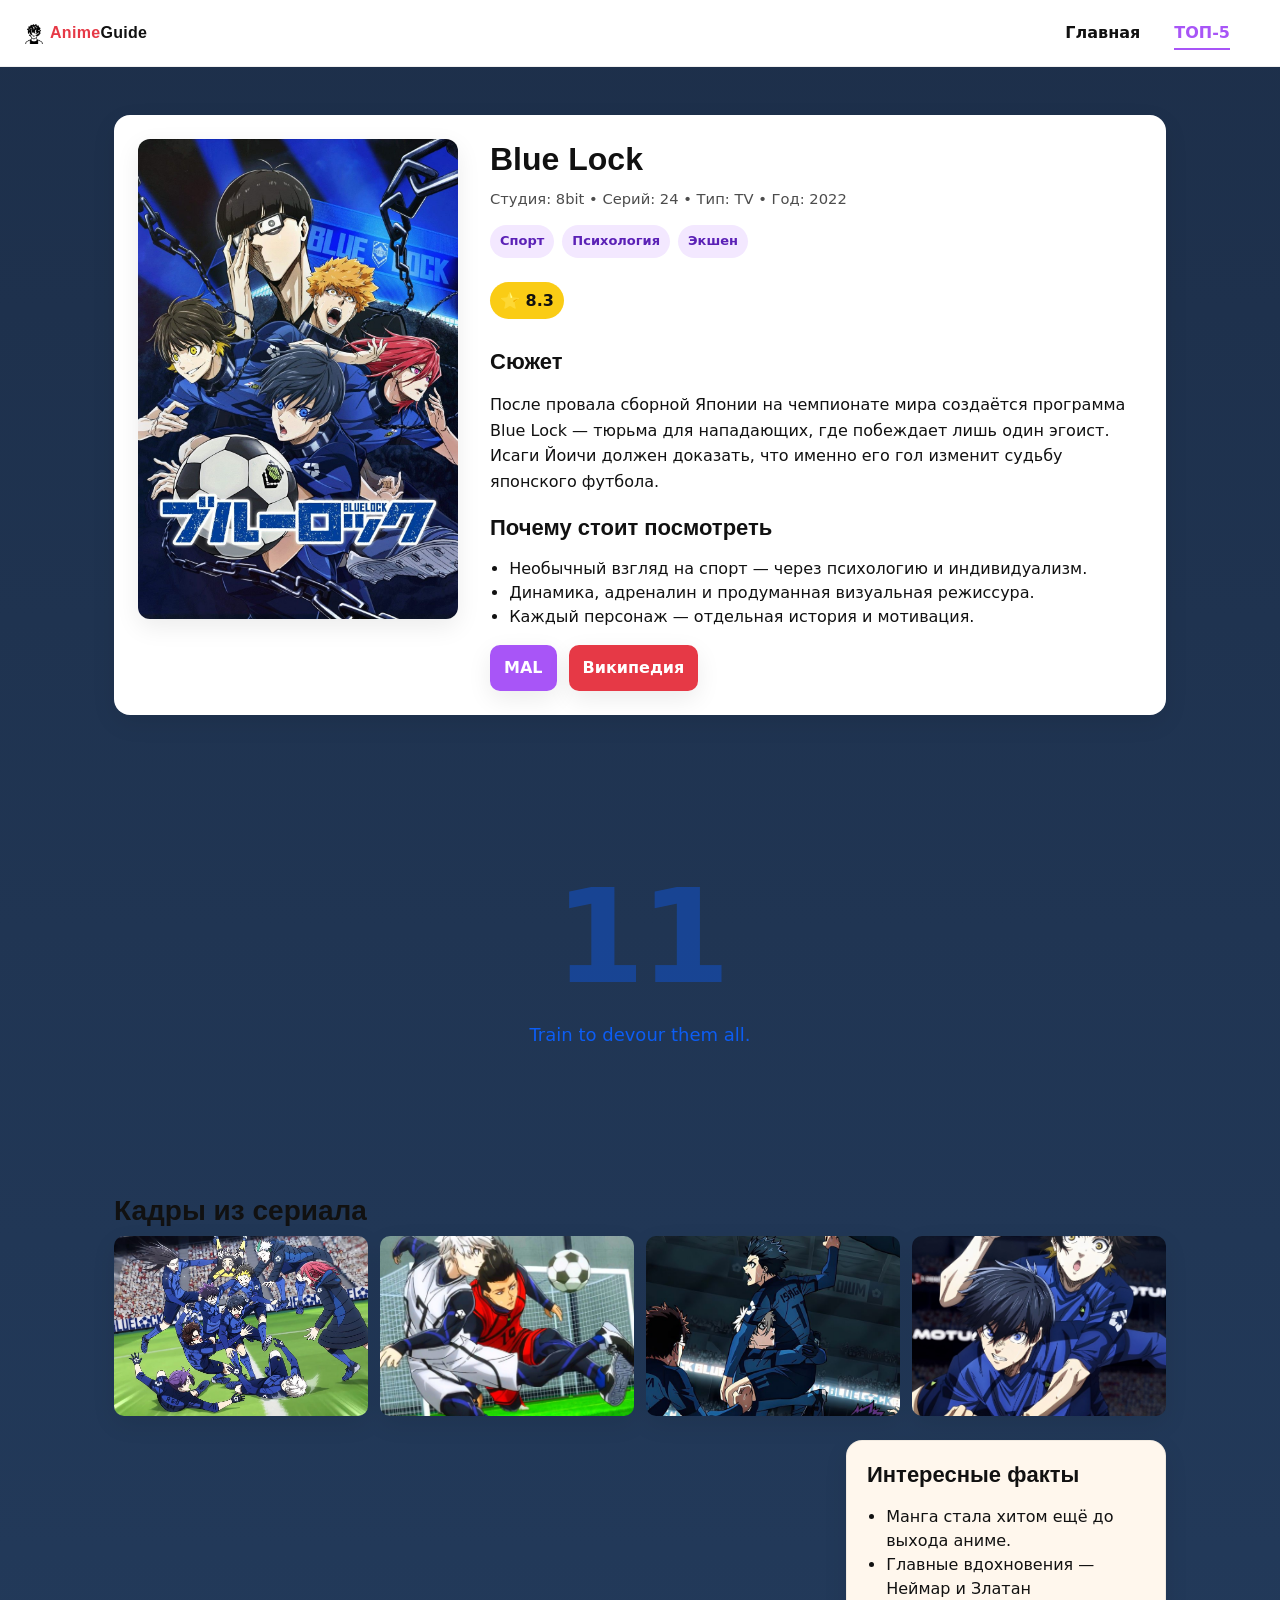
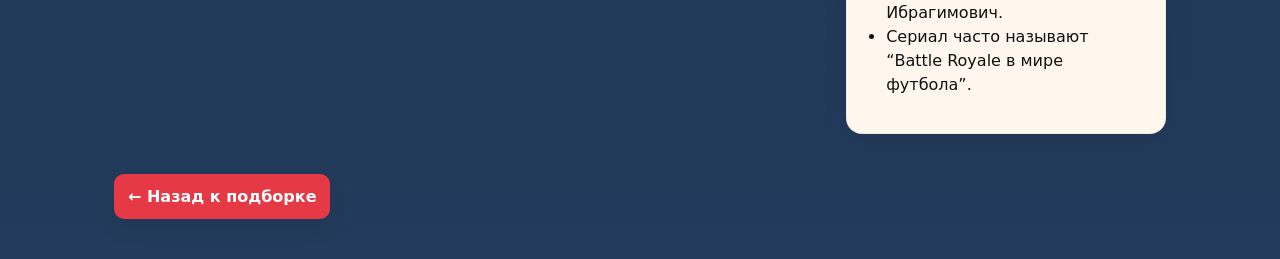
<file: pages/blue-lock.html>
<!DOCTYPE html>
<html lang="ru">
<head>
  <meta charset="UTF-8" />
  <meta name="viewport" content="width=device-width, initial-scale=1" />
  <title>Blue Lock (2022) — AnimeGuide</title>
  <link rel="icon" href="/favicon.png">
  <link rel="stylesheet" href="../style.css">
</head>
<body class = "blue-lock-bg">
<header class="site">
  <nav>
    <div class="logo"><b><img src="/favicon.png" alt="" width="20" height="20" style="vertical-align:middle;margin-right:6px;">Anime</b>Guide</div>
    <div class="nav-links" style="margin-left:auto">
      <a href="../index.html">Главная</a>
      <a href="../index.html#top-list" class="current">ТОП-5</a>
    </div>
  </nav>
  <div id="simple-burger">
    <div class="sb-btn"><span></span><span></span><span></span></div>

      <nav class="sb-menu">
        <a href="../#top">Главная</a>
        <a href="../#top-list">ТОП-5</a>
        <a href="../#glossary">Глоссарий</a>
        <a href="../#contacts">Контакты</a>
        <a href="login.html">Вход</a>
        <a href="signup.html">Регистрация</a>
      </nav>
    </div>
</header>

<main class="container">
  <section class="anime-detail">
    <img src="/images/bl.jpg" alt="Blue Lock poster" class="anime-poster">

    <div class="anime-info">
      <h1>Blue Lock</h1>
      <p class="meta">Студия: 8bit • Серий: 24 • Тип: TV • Год: 2022</p>

      <div class="chips">
        <span class="chip">Спорт</span>
        <span class="chip">Психология</span>
        <span class="chip">Экшен</span>
      </div>

      <p class="rating">⭐ 8.3</p>

      <h2>Сюжет</h2>
      <p>
        После провала сборной Японии на чемпионате мира создаётся программа Blue Lock —
        тюрьма для нападающих, где побеждает лишь один эгоист. Исаги Йоичи должен доказать,
        что именно его гол изменит судьбу японского футбола.
      </p>

      <h2>Почему стоит посмотреть</h2>
      <ul>
        <li>Необычный взгляд на спорт — через психологию и индивидуализм.</li>
        <li>Динамика, адреналин и продуманная визуальная режиссура.</li>
        <li>Каждый персонаж — отдельная история и мотивация.</li>
      </ul>

      <div class="review-links">
        <a class="btn alt" href="https://myanimelist.net/anime/49596/Blue_Lock" target="_blank">MAL</a>
        <a class="btn" href="https://ru.wikipedia.org/wiki/Blue_Lock" target="_blank">Википедия</a>
      </div>
    </div>
  </section>

  <section class="bl-number">
    <div class="big-num">11</div>
    <p class="bl-small">Train to devour them all.</p>
  </section>


  <section class="gallery">
    <h2>Кадры из сериала</h2>
    <div class="gallery-grid">
      <img src="/images/bl1.jpg" alt="Blue Lock scene 1">
      <img src="/images/bl2.jpg" alt="Blue Lock scene 2">
      <img src="/images/bl3.jpg" alt="Blue Lock scene 3">
      <img src="/images/bl4.jpg" alt="Blue Lock scene 4">
    </div>
  </section>

  

  <aside class="facts">
    <h2>Интересные факты</h2>
    <ul>
      <li>Манга стала хитом ещё до выхода аниме.</li>
      <li>Главные вдохновения — Неймар и Златан Ибрагимович.</li>
      <li>Сериал часто называют “Battle Royale в мире футбола”.</li>
    </ul>
  </aside>

  <p><a class="btn" href="../index.html#top-list">← Назад к подборке</a></p>
</main>



<script src="../script.js"></script>
</body>
</html>
</file>
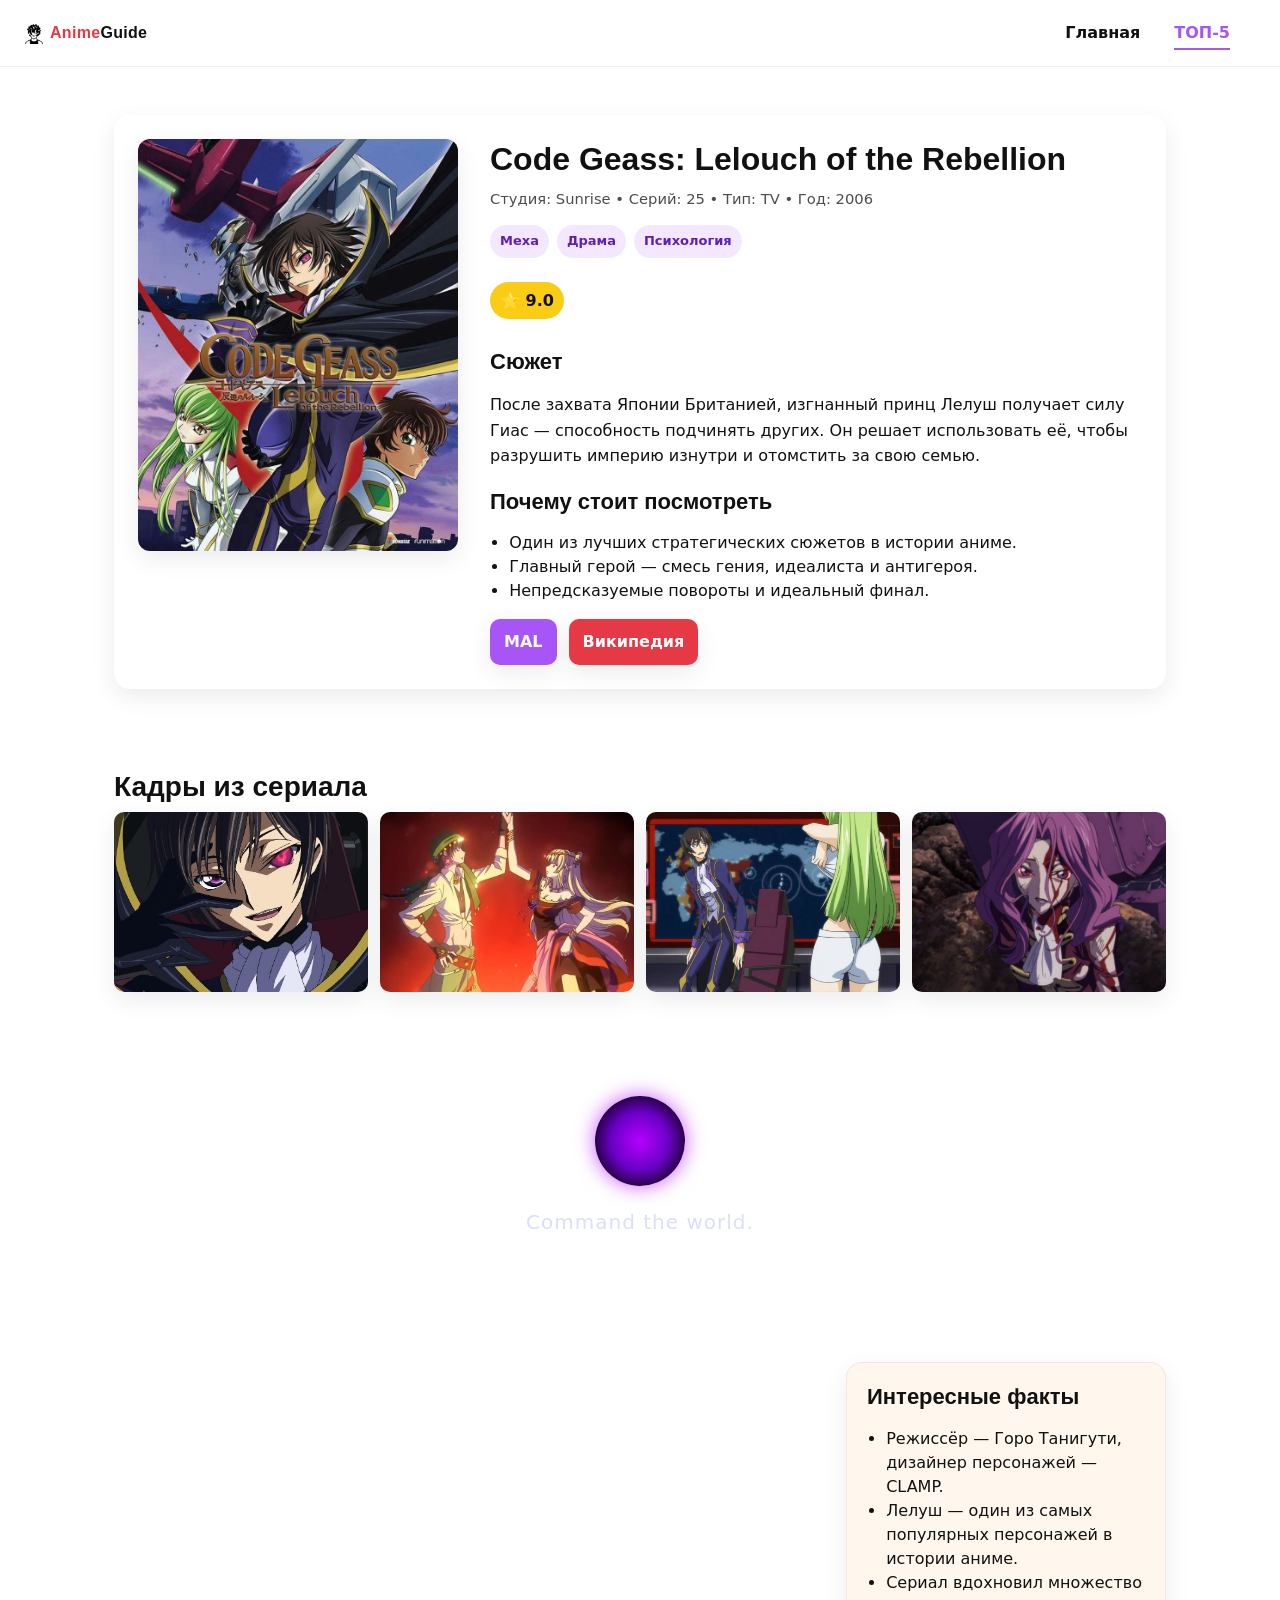
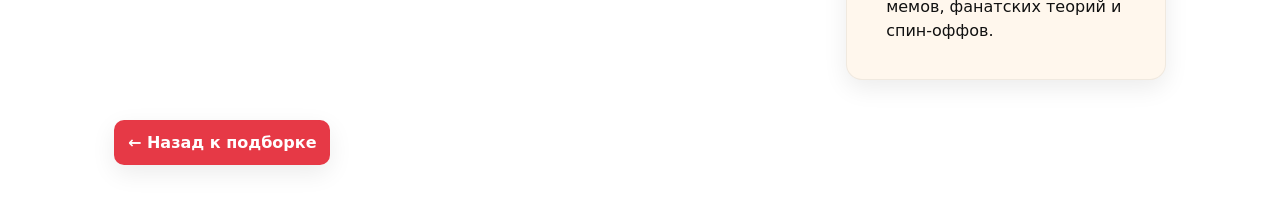
<file: pages/code-geass.html>
<!DOCTYPE html>
<html lang="ru">
<head>
  <meta charset="UTF-8" />
  <meta name="viewport" content="width=device-width, initial-scale=1" />
  <title>Code Geass (2006) — AnimeGuide</title>
  <link rel="icon" href="/favicon.png">
  <link rel="stylesheet" href="../style.css">
</head>
<body>
<header class="site">
  <nav>
    <div class="logo"><b><img src="/favicon.png" alt="" width="20" height="20" style="vertical-align:middle;margin-right:6px;">Anime</b>Guide</div>
    <div class="nav-links" style="margin-left:auto">
      <a href="../index.html">Главная</a>
      <a href="../index.html#top-list" class="current">ТОП-5</a>
    </div>
  </nav>
  <div id="simple-burger">
    <div class="sb-btn"><span></span><span></span><span></span></div>

      <nav class="sb-menu">
        <a href="../#top">Главная</a>
        <a href="../#top-list">ТОП-5</a>
        <a href="../#glossary">Глоссарий</a>
        <a href="../#contacts">Контакты</a>
        <a href="login.html">Вход</a>
        <a href="signup.html">Регистрация</a>
      </nav>
    </div>
</header>

<main class="container">
  <section class="anime-detail">
    <img src="/images/cg.jpg" alt="Code Geass poster" class="anime-poster">

    <div class="anime-info">
      <h1>Code Geass: Lelouch of the Rebellion</h1>
      <p class="meta">Студия: Sunrise • Серий: 25 • Тип: TV • Год: 2006</p>

      <div class="chips">
        <span class="chip">Меха</span>
        <span class="chip">Драма</span>
        <span class="chip">Психология</span>
      </div>

      <p class="rating">⭐ 9.0</p>

      <h2>Сюжет</h2>
      <p>
        После захвата Японии Британией, изгнанный принц Лелуш получает силу Гиас —
        способность подчинять других. Он решает использовать её, чтобы разрушить империю изнутри
        и отомстить за свою семью.
      </p>

      <h2>Почему стоит посмотреть</h2>
      <ul>
        <li>Один из лучших стратегических сюжетов в истории аниме.</li>
        <li>Главный герой — смесь гения, идеалиста и антигероя.</li>
        <li>Непредсказуемые повороты и идеальный финал.</li>
      </ul>

      <div class="review-links">
        <a class="btn alt" href="https://myanimelist.net/anime/1575/Code_Geass" target="_blank">MAL</a>
        <a class="btn" href="https://ru.wikipedia.org/wiki/Код_Гиас" target="_blank">Википедия</a>
      </div>
    </div>
  </section>

  <section class="gallery">
    <h2>Кадры из сериала</h2>
    <div class="gallery-grid">
      <img src="/images/cg1.jpg" alt="Code Geass scene 1">
      <img src="/images/cg2.jpg" alt="Code Geass scene 2">
      <img src="/images/cg3.jpg" alt="Code Geass scene 3">
      <img src="/images/cg4.jpg" alt="Code Geass scene 4">
    </div>
  </section>

  <section class="geass-eye-block">
    <div class="geass-eye"></div>
    <p class="geass-eye-text">Command the world.</p>
  </section>

  


  <aside class="facts">
    <h2>Интересные факты</h2>
    <ul>
      <li>Режиссёр — Горо Танигути, дизайнер персонажей — CLAMP.</li>
      <li>Лелуш — один из самых популярных персонажей в истории аниме.</li>
      <li>Сериал вдохновил множество мемов, фанатских теорий и спин-оффов.</li>
    </ul>
  </aside>

  <p><a class="btn" href="../index.html#top-list">← Назад к подборке</a></p>
</main>


<script src="../script.js"></script>
</body>
</html>
</file>
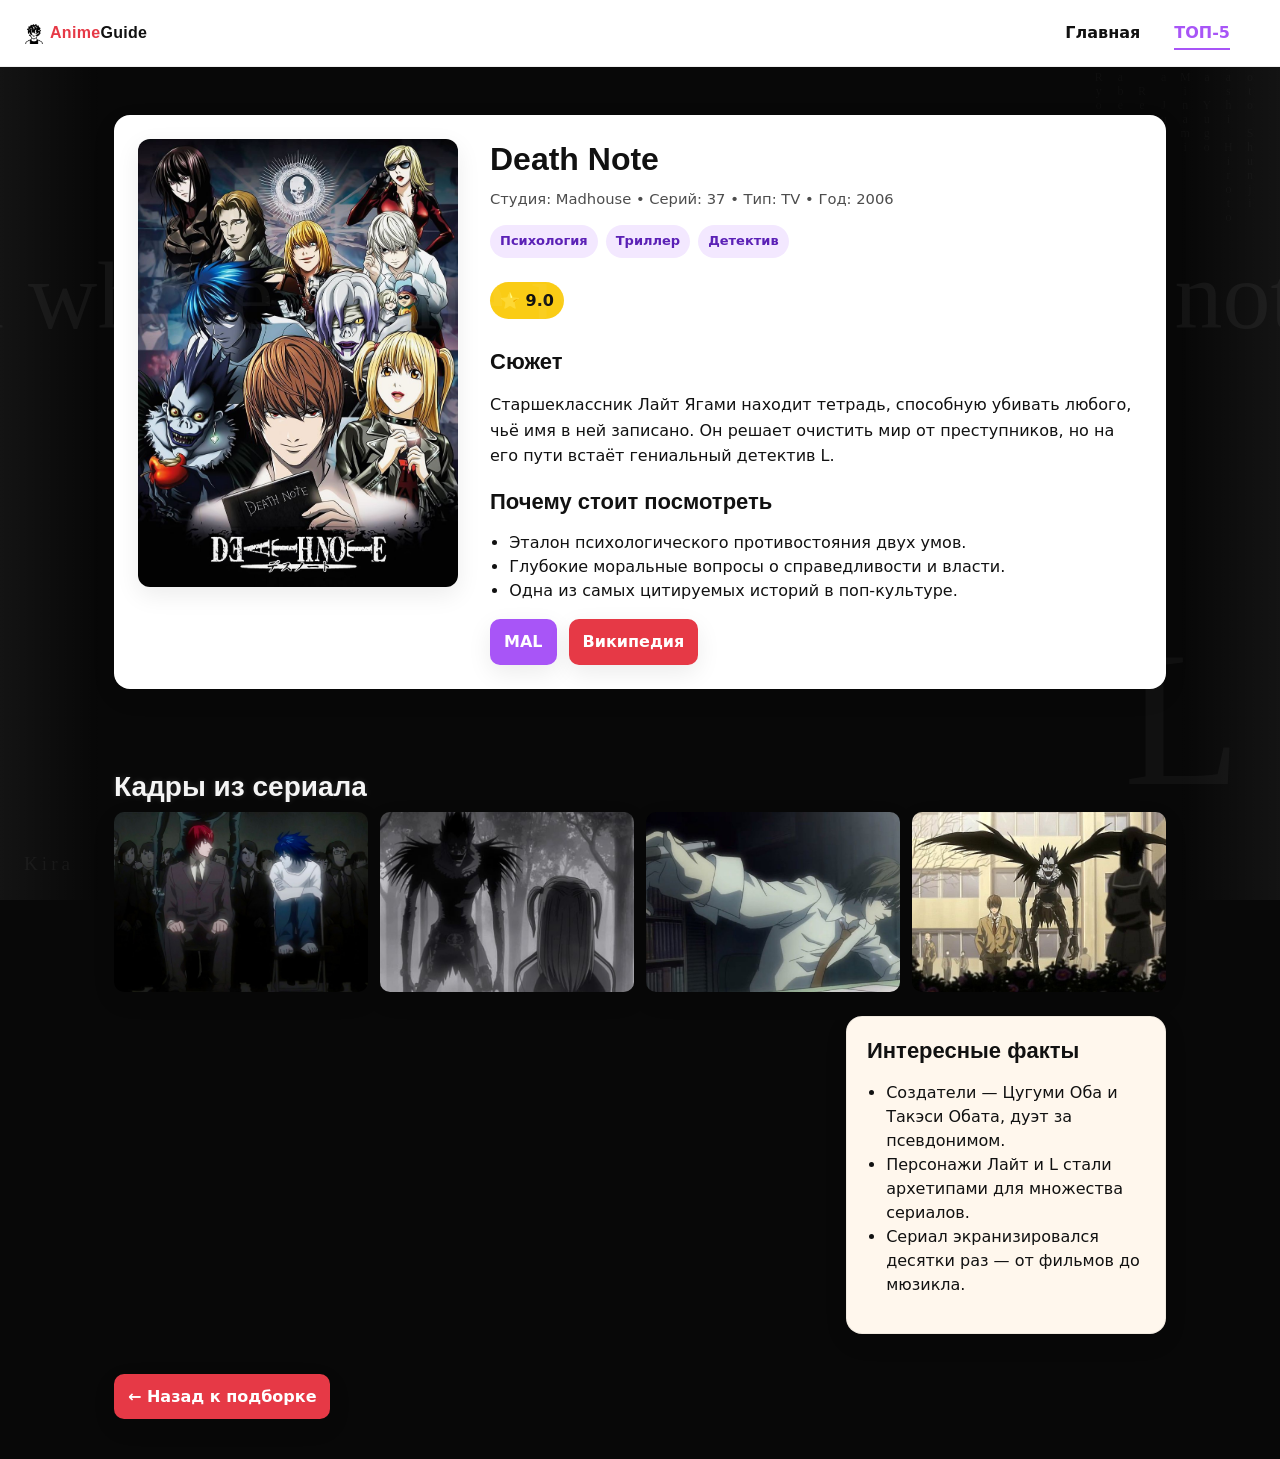
<file: pages/death-note.html>
<!DOCTYPE html>
<html lang="ru">
<head>
  <meta charset="UTF-8" />
  <meta name="viewport" content="width=device-width, initial-scale=1" />
  <title>Death Note (2006) — AnimeGuide</title>
  <link rel="icon" href="/favicon.png">
  <link rel="stylesheet" href="../style.css">
</head>
<body class = "deathnote-bg">
<div class="deathnote-names">
Yamamoto Shunji<br>
Kobayashi Hiroto<br>
Takeda Yugo<br>
Sato Minami<br>
Hirata Junpei<br>
Okada Reiji<br>
Watanabe Sho<br>
Kuze Ryoichi<br>
Nakamura Eiji<br>
Fujita Masaru<br>
…
</div>

<header class="site">
  <nav>
    <div class="logo"><b><img src="/favicon.png" alt="" width="20" height="20" style="vertical-align:middle;margin-right:6px;">Anime</b>Guide</div>
    <div class="nav-links" style="margin-left:auto">
      <a href="../index.html">Главная</a>
      <a href="../index.html#top-list" class="current">ТОП-5</a>
    </div>
  </nav>
  <div id="simple-burger">
      <div class="sb-btn"><span></span><span></span><span></span></div>

      <nav class="sb-menu">
        <a href="../#top">Главная</a>
        <a href="../#top-list">ТОП-5</a>
        <a href="../#glossary">Глоссарий</a>
        <a href="../#contacts">Контакты</a>
        <a href="login.html">Вход</a>
        <a href="signup.html">Регистрация</a>
      </nav>
  </div>
</header>

<main class="container">
  <section class="anime-detail">
    <img src="/images/dn.jpg" alt="Death Note poster" class="anime-poster">

    <div class="anime-info">
      <h1>Death Note</h1>
      <p class="meta">Студия: Madhouse • Серий: 37 • Тип: TV • Год: 2006</p>

      <div class="chips">
        <span class="chip">Психология</span>
        <span class="chip">Триллер</span>
        <span class="chip">Детектив</span>
      </div>

      <p class="rating">⭐ 9.0</p>

      <h2>Сюжет</h2>
      <p>
        Старшеклассник Лайт Ягами находит тетрадь, способную убивать любого, чьё имя в ней записано.
        Он решает очистить мир от преступников, но на его пути встаёт гениальный детектив L.
      </p>

      <h2>Почему стоит посмотреть</h2>
      <ul>
        <li>Эталон психологического противостояния двух умов.</li>
        <li>Глубокие моральные вопросы о справедливости и власти.</li>
        <li>Одна из самых цитируемых историй в поп-культуре.</li>
      </ul>

      <div class="review-links">
        <a class="btn alt" href="https://myanimelist.net/anime/1535/Death_Note" target="_blank">MAL</a>
        <a class="btn" href="https://ru.wikipedia.org/wiki/Тетрадь_смерти" target="_blank">Википедия</a>
      </div>
    </div>
  </section>

  <section class="gallery">
    <h2>Кадры из сериала</h2>
    <div class="gallery-grid">
      <img src="/images/dn1.jpg" alt="Death Note scene 1">
      <img src="/images/dn2.jpg" alt="Death Note scene 2">
      <img src="/images/dn3.jpg" alt="Death Note scene 3">
      <img src="/images/dn4.jpg" alt="Death Note scene 4">
    </div>
  </section>

  
  
  <aside class="facts">
    <h2>Интересные факты</h2>
    <ul>
      <li>Создатели — Цугуми Оба и Такэси Обата, дуэт за псевдонимом.</li>
      <li>Персонажи Лайт и L стали архетипами для множества сериалов.</li>
      <li>Сериал экранизировался десятки раз — от фильмов до мюзикла.</li>
    </ul>
  </aside>

  <div class="kira-label">Kira</div>


  <p><a class="btn" href="../index.html#top-list">← Назад к подборке</a></p>
</main>



<div class="deathnote-L">L</div>
<script src="../script.js"></script>
</body>
</html>
</file>
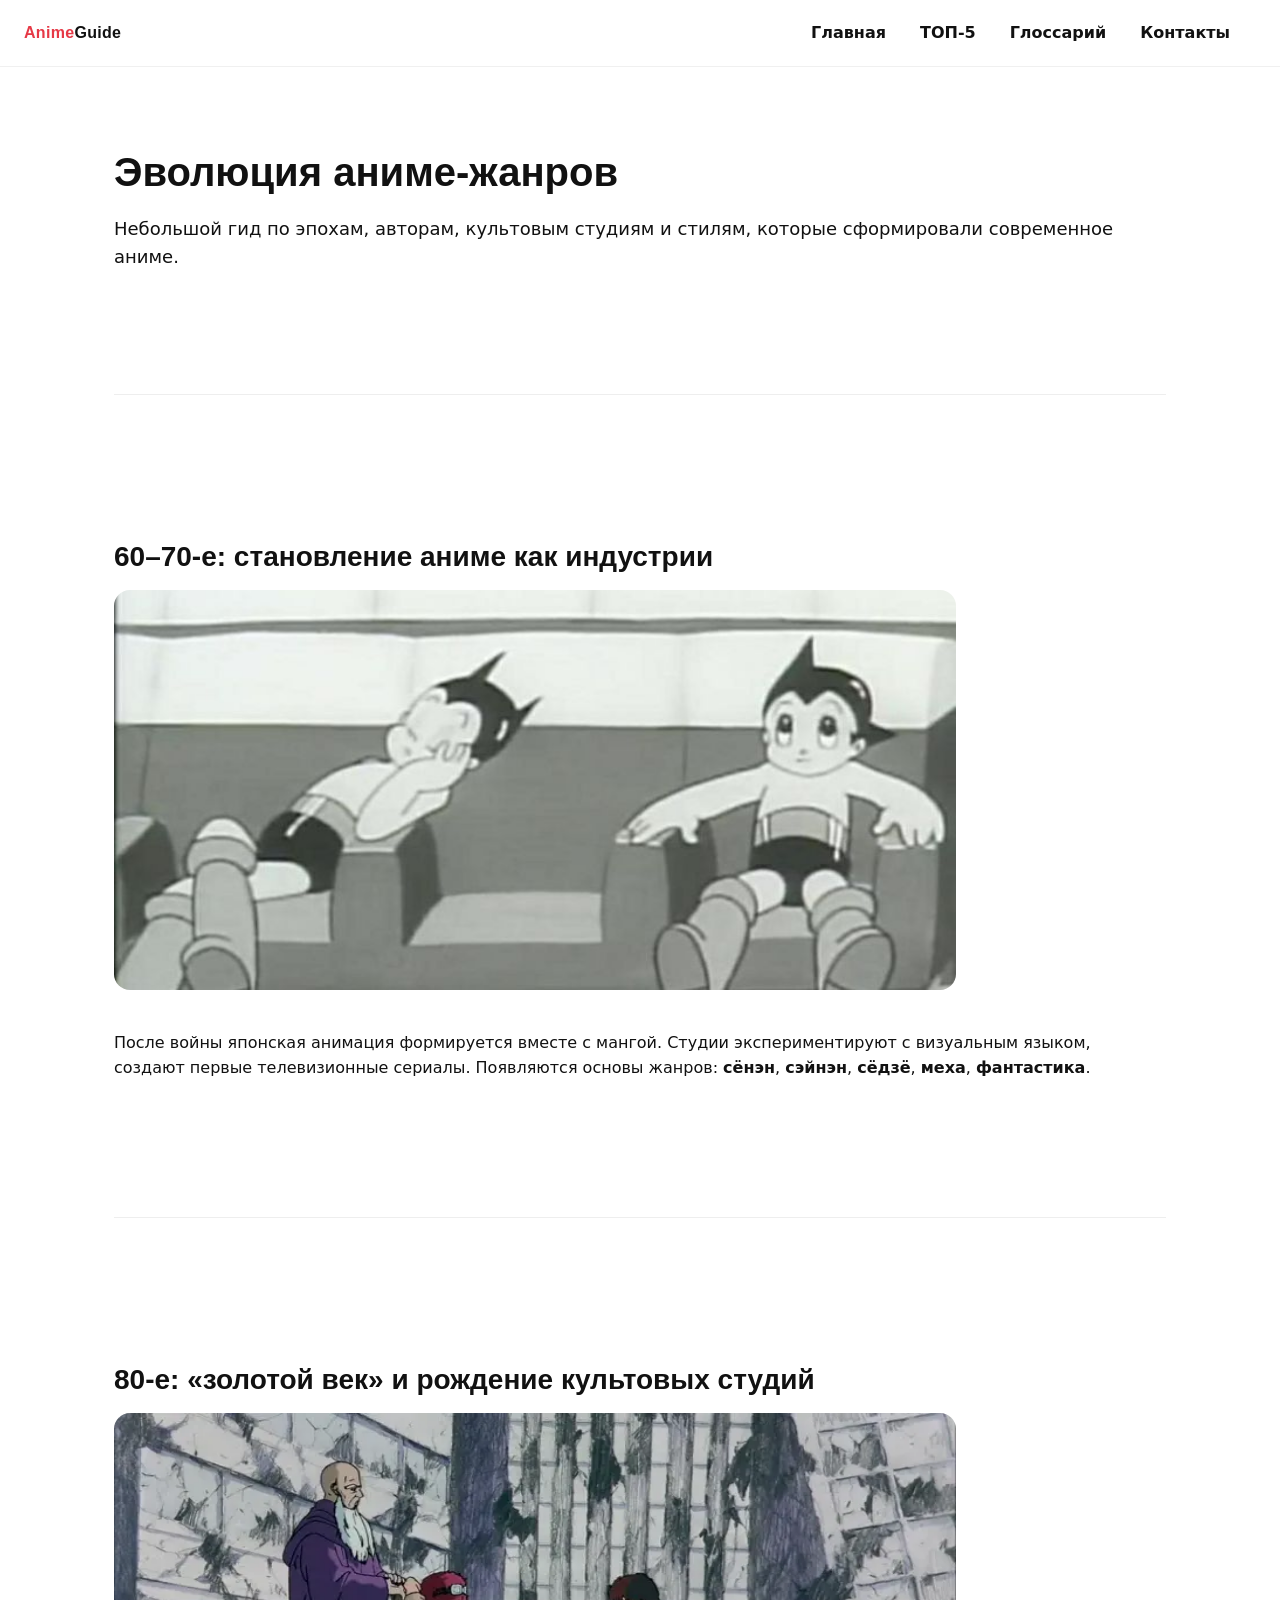
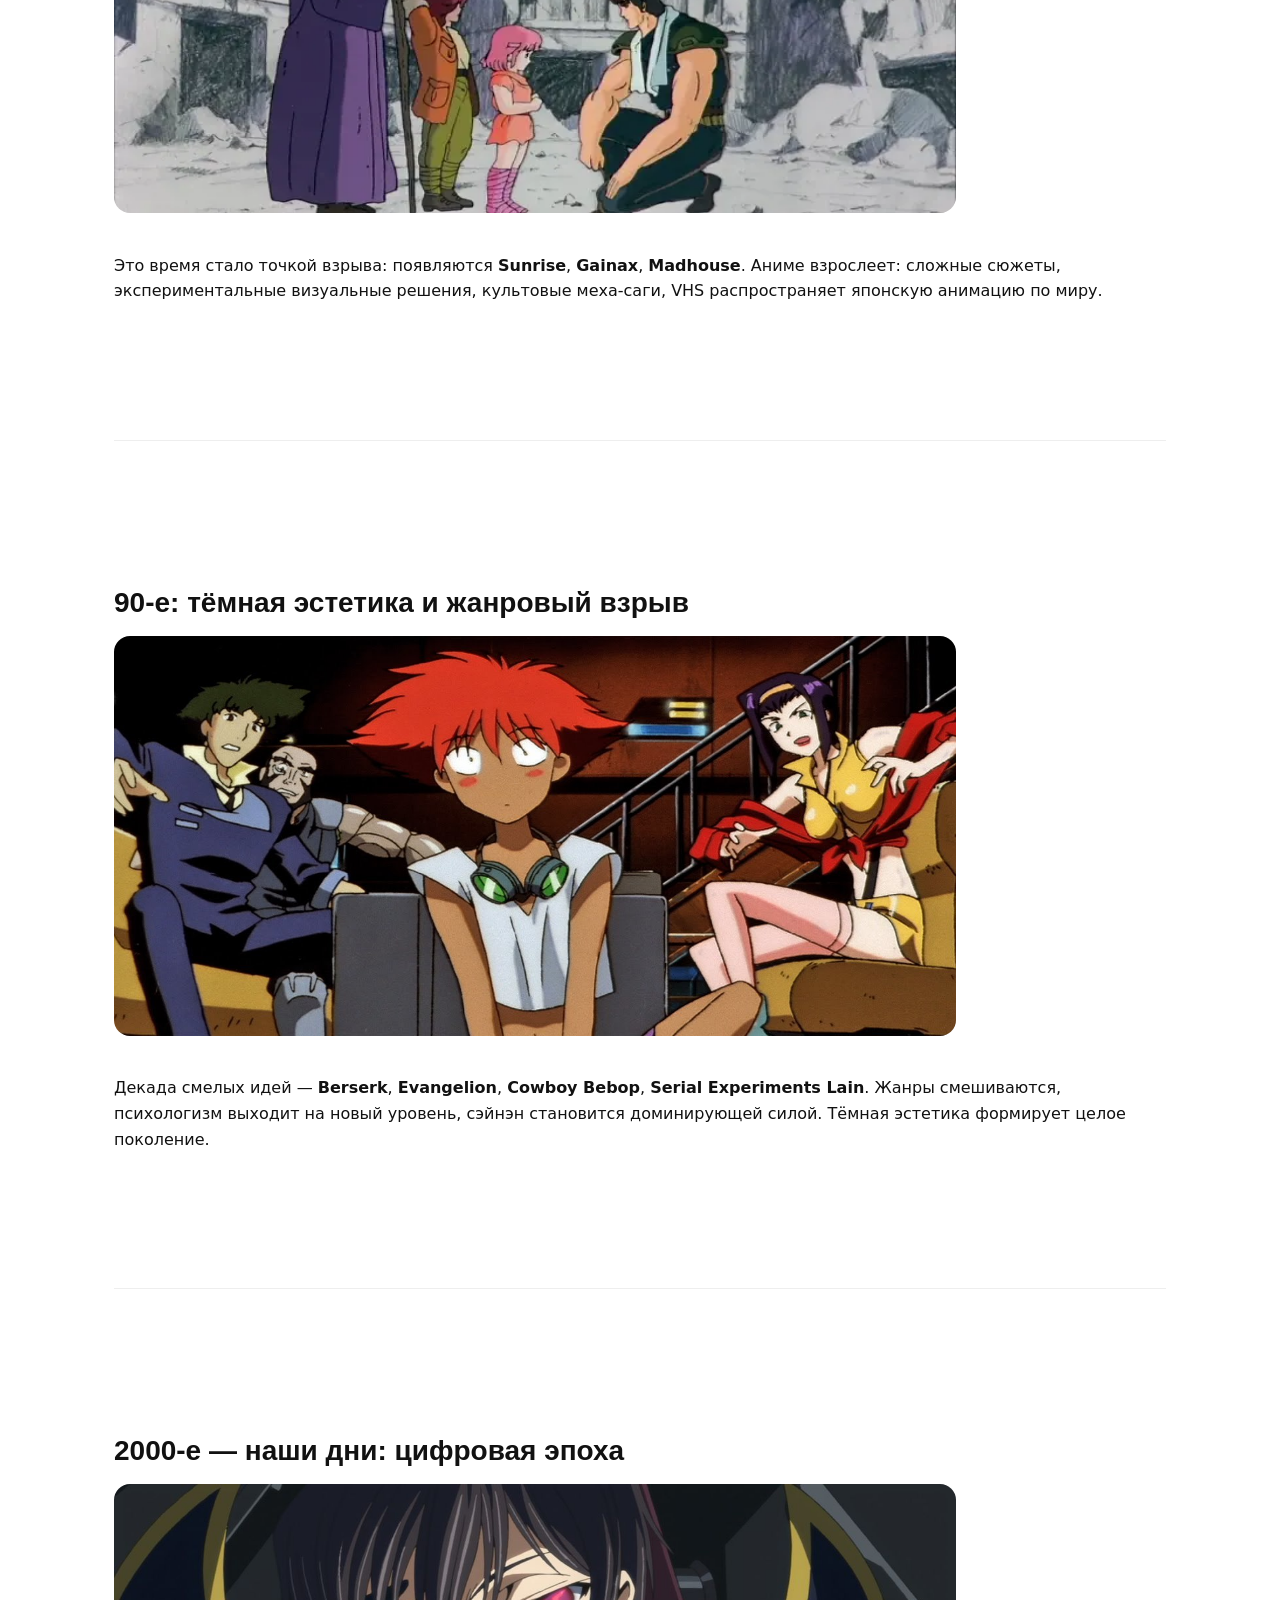
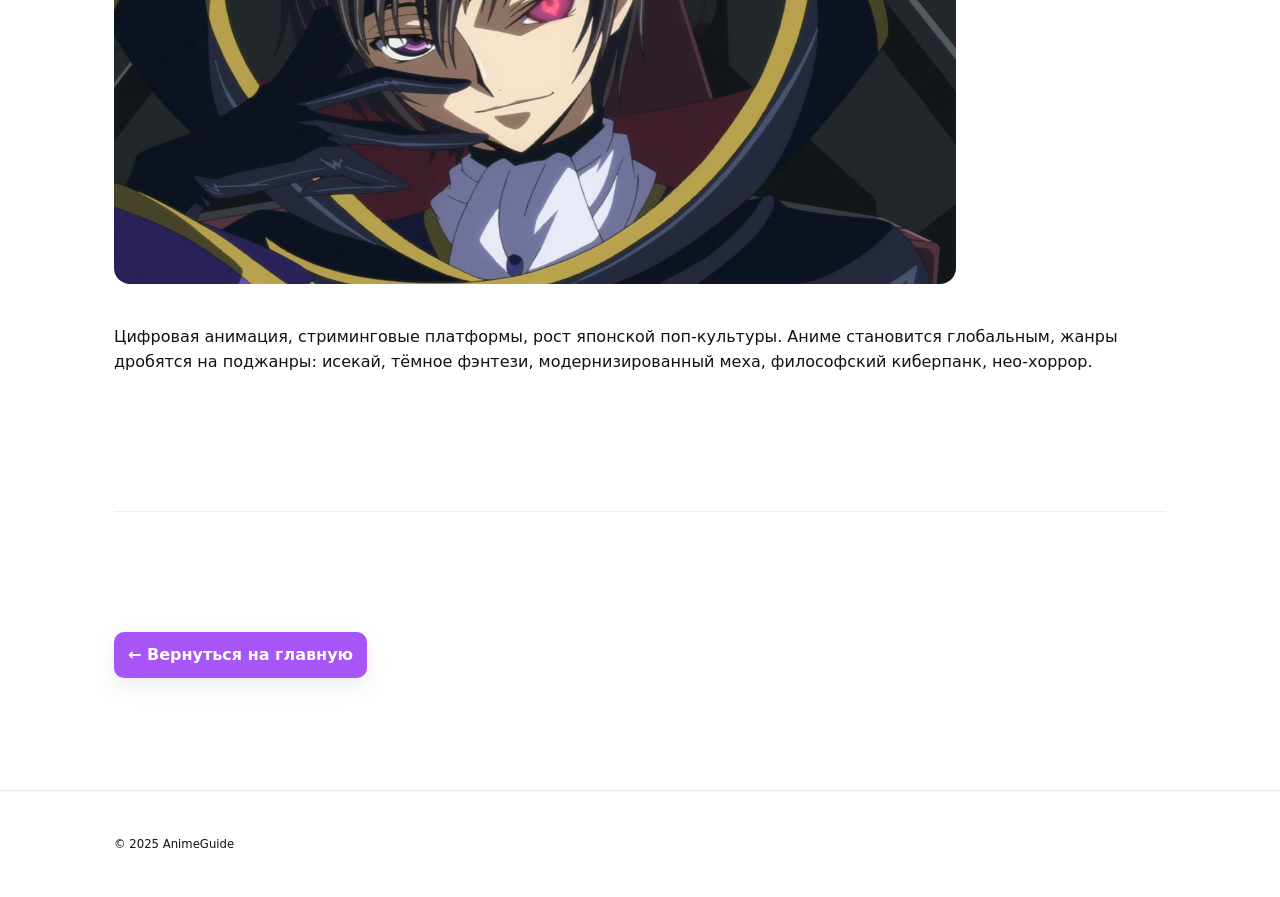
<file: pages/genres.html>
<!DOCTYPE html>
<html lang="ru">
<head>
  <meta charset="UTF-8">
  <title>История аниме-жанров — AnimeGuide</title>
  <link rel="stylesheet" href="../style.css?v=1">
  <meta name="viewport" content="width=device-width, initial-scale=1">
</head>

<body>

<header class="site">
  <nav>
    <div class="logo"><b>Anime</b>Guide</div>
    <div class="nav-links">
      <a href="../index.html">Главная</a>
      <a href="../index.html#top-list">ТОП-5</a>
      <a href="../index.html#glossary">Глоссарий</a>
      <a href="../index.html#contacts">Контакты</a>
    </div>
  </nav>
  <div id="simple-burger">
    <div class="sb-btn"><span></span><span></span><span></span></div>

      <nav class="sb-menu">
        <a href="../#top">Главная</a>
        <a href="../#top-list">ТОП-5</a>
        <a href="../#glossary">Глоссарий</a>
        <a href="../#contacts">Контакты</a>
        <a href="login.html">Вход</a>
        <a href="signup.html">Регистрация</a>
      </nav>
  </div>
</header>

<main class="container">

  <!-- HERO -->
  <section class="genres-hero">
    <h1>Эволюция аниме-жанров</h1>
    <p class="lead">
      Небольшой гид по эпохам, авторам, культовым студиям и стилям, которые сформировали современное аниме.
    </p>
  </section>

  <hr class="divider">

  <!-- Эпоха 1 -->
  <section class="era-block">
    <h2>60–70-е: становление аниме как индустрии</h2>

    <!-- КАРТИНКА — вставишь свою -->
    <img src="/images/astro.jpg" alt="60–70-е аниме" class="era-img">

    <p>
      После войны японская анимация формируется вместе с мангой. Студии экспериментируют с
      визуальным языком, создают первые телевизионные сериалы. Появляются основы жанров:
      <b>сёнэн</b>, <b>сэйнэн</b>, <b>сёдзё</b>, <b>меха</b>, <b>фантастика</b>.
    </p>
  </section>

  <hr class="divider">

  <!-- Эпоха 2 -->
  <section class="era-block">
    <h2>80-е: «золотой век» и рождение культовых студий</h2>

    <img src="/images/fist.jpg" alt="80-е аниме" class="era-img">

    <p>
      Это время стало точкой взрыва: появляются <b>Sunrise</b>, <b>Gainax</b>, <b>Madhouse</b>.
      Аниме взрослеет: сложные сюжеты, экспериментальные визуальные решения,
      культовые меха-саги, VHS распространяет японскую анимацию по миру.
    </p>
  </section>

  <hr class="divider">

  <!-- Эпоха 3 -->
  <section class="era-block">
    <h2>90-е: тёмная эстетика и жанровый взрыв</h2>

   <img src="/images/cowb.jpg" alt="90-е аниме" class="era-img">

    <p>
      Декада смелых идей — <b>Berserk</b>, <b>Evangelion</b>, <b>Cowboy Bebop</b>,
      <b>Serial Experiments Lain</b>. Жанры смешиваются, психологизм выходит на новый уровень,
      сэйнэн становится доминирующей силой. Тёмная эстетика формирует целое поколение.
    </p>
  </section>

  <hr class="divider">

  <!-- Эпоха 4 -->
  <section class="era-block">
    <h2>2000-е — наши дни: цифровая эпоха</h2>

    <img src="/images/gea.jpg" alt="2000-е аниме" class="era-img">

    <p>
      Цифровая анимация, стриминговые платформы, рост японской поп-культуры.
      Аниме становится глобальным, жанры дробятся на поджанры: исекай, тёмное фэнтези,
      модернизированный меха, философский киберпанк, нео-хоррор.
    </p>
  </section>

  <hr class="divider">

  <!-- Кнопка -->
  <div style="margin: 3rem 0;">
    <a href="../index.html" class="btn alt">← Вернуться на главную</a>
  </div>

</main>

<footer class="site-footer">
  <div class="container">
    <small>© 2025 AnimeGuide</small>
  </div>
</footer>

<script src="../script.js"></script>
</body>
</html>
</file>
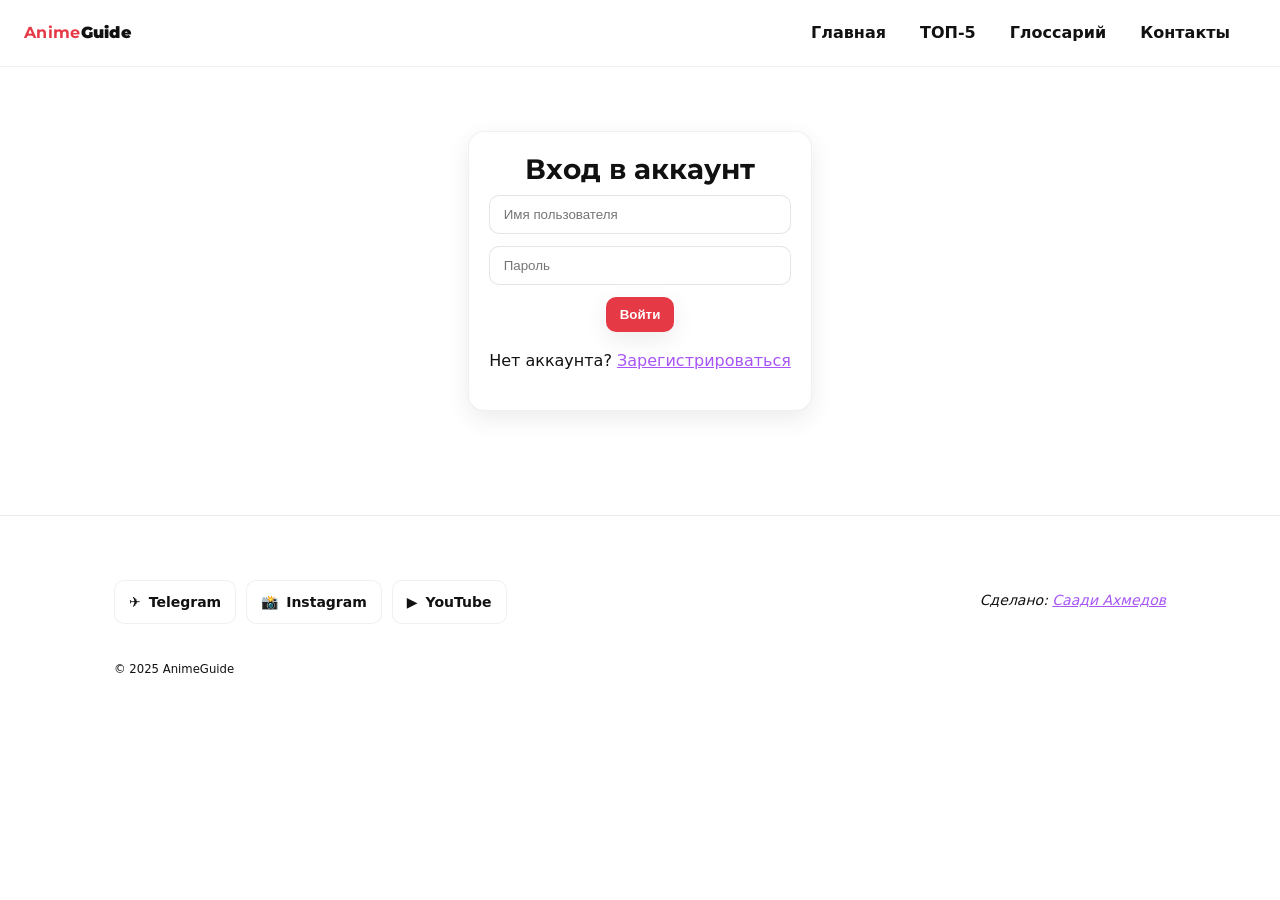
<file: pages/login.html>
<!DOCTYPE html>
<html lang="ru">
<head>
  <meta charset="UTF-8">
  <title>Вход — AnimeGuide</title>

  <link rel="stylesheet" href="../style.css?v=1">
  <link href="https://fonts.googleapis.com/css2?family=Inter:wght@400;600&family=Montserrat:wght@600;800&display=swap" rel="stylesheet">
  <link rel="icon" href="/favicon.png">
  <meta name="viewport" content="width=device-width, initial-scale=1">
</head>

<body>

<header class="site">
  <nav>
    <div class="logo"><b>Anime</b>Guide</div>
    <div class="nav-links">
      <a href="../index.html">Главная</a>
      <a href="../index.html#top-list">ТОП-5</a>
      <a href="../index.html#glossary">Глоссарий</a>
      <a href="../index.html#contacts">Контакты</a>
    </div>
  </nav>
    <div id="simple-burger">
      <div class="sb-btn"><span></span><span></span><span></span></div>

      <nav class="sb-menu">
        <a href="../#top">Главная</a>
        <a href="../#top-list">ТОП-5</a>
        <a href="../#glossary">Глоссарий</a>
        <a href="../#contacts">Контакты</a>
        <a href="login.html">Вход</a>
        <a href="signup.html">Регистрация</a>
      </nav>
    </div>
</header>

<main class="container">

  <section class="login" style="max-width:460px; margin:40px auto;">
    <h2 style="text-align:center;">Вход в аккаунт</h2>

    <form class="login-form" action="#" method="post" novalidate>
      <div class="row">
        <input type="text" name="username" placeholder="Имя пользователя" required>
      </div>

      <div class="row">
        <input type="password" name="password" placeholder="Пароль" required>
      </div>

      <div class="actions" style="justify-content:center;">
        <button type="submit" class="btn">Войти</button>
      </div>
    </form>

    <p style="text-align:center; margin-top:1rem;">
      Нет аккаунта?
      <a href="signup.html">Зарегистрироваться</a>
    </p>
  </section>

</main>

<footer class="site-footer">
  <div class="container">
    <div class="social-row">
      <div class="social">
        <a class="social-btn" href="#"><span class="ico">✈</span><span class="txt">Telegram</span></a>
        <a class="social-btn" href="#"><span class="ico">📸</span><span class="txt">Instagram</span></a>
        <a class="social-btn" href="#"><span class="ico">▶</span><span class="txt">YouTube</span></a>
      </div>
    </div>
    <address class="made-by">
      Сделано: <a href="mailto:saadi.ahmedov@yandex.ru">Саади Ахмедов</a>
    </address>
    <small>© 2025 AnimeGuide</small>
  </div>
</footer>

<script src="../script.js"></script>
</body>
</html>
</file>
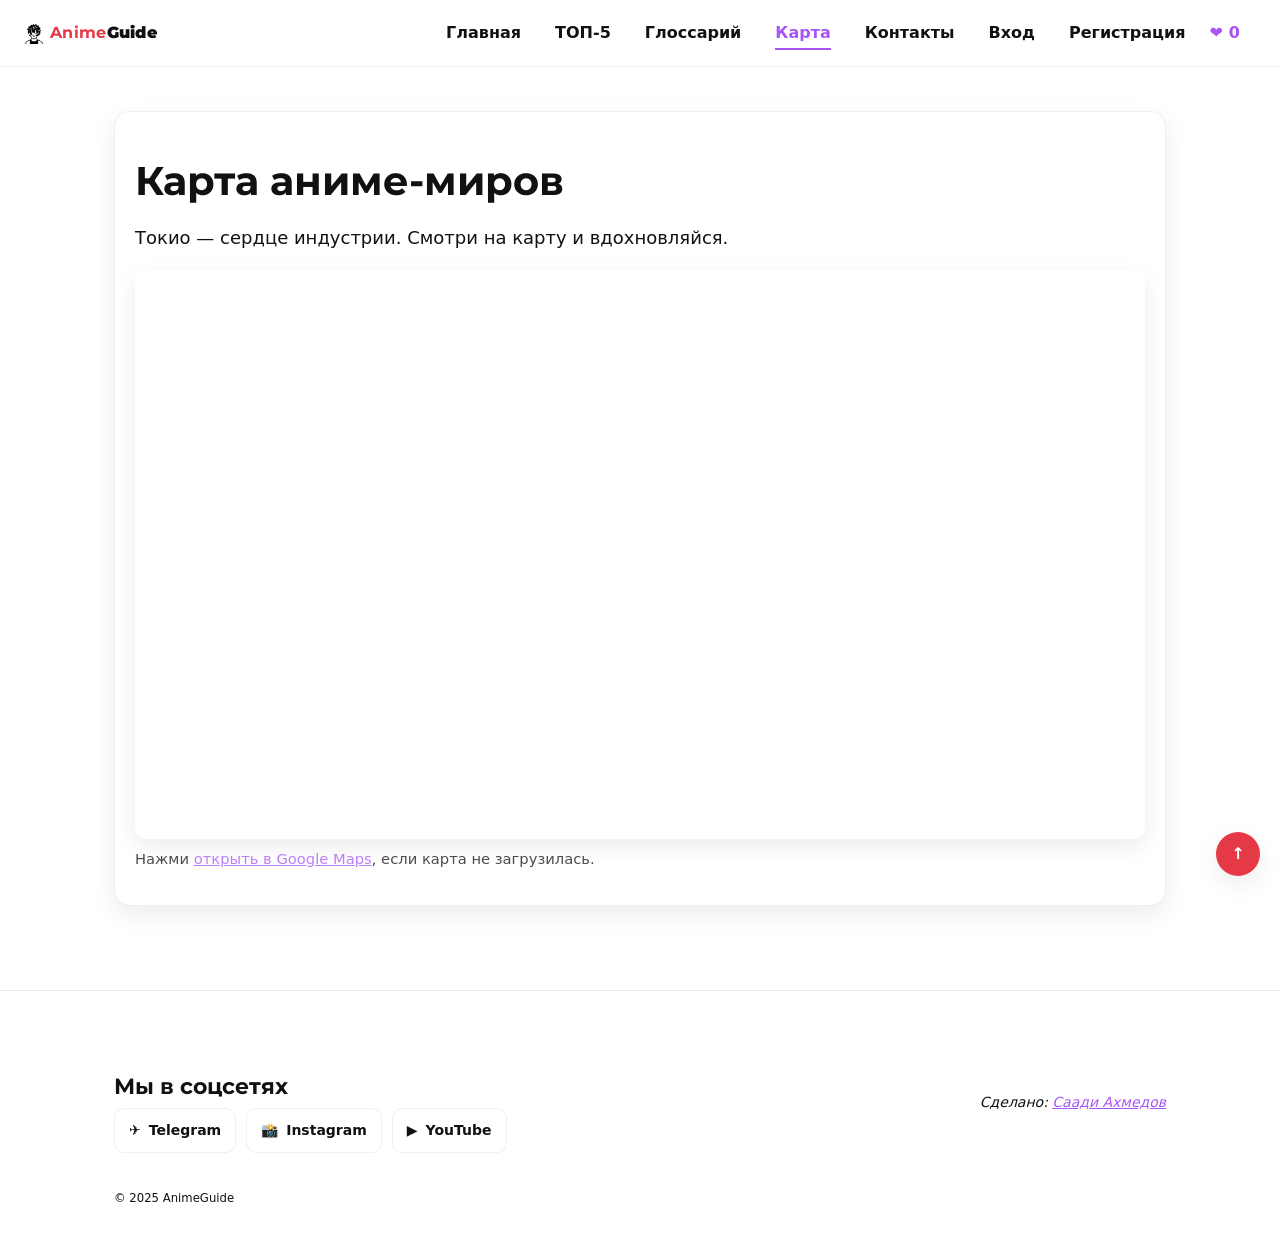
<file: pages/map.html>
<!DOCTYPE html>
<html lang="ru">
<head>
  <meta charset="UTF-8">
  <title>Карта — AnimeGuide</title>

  <link rel="stylesheet" href="../style.css?v=1">
  <link href="https://fonts.googleapis.com/css2?family=Inter:wght@400;600&family=Montserrat:wght@600;800&display=swap" rel="stylesheet">
  <meta name="viewport" content="width=device-width, initial-scale=1">

  <link rel="icon" href="/favicon.ico">
  <link rel="icon" type="image/png" href="/favicon.png?v=6">
</head>

<body>

<header class="site">
  <nav>
    <div class="logo"><b><img src="/favicon.png" width="20" height="20" style="vertical-align:middle; margin-right:6px;">Anime</b>Guide</div>

    <div class="nav-links">
      <a href="../index.html">Главная</a>
      <a href="../index.html#top-list">ТОП-5</a>
      <a href="../index.html#glossary">Глоссарий</a>
      <a href="map.html" class="current">Карта</a>
      <a href="../index.html#contacts">Контакты</a>

      <a href="login.html" class="auth-link">Вход</a>
      <a href="signup.html" class="auth-link">Регистрация</a>

      <div class="fav-icon">❤️ <span id="favCount">0</span></div>
    </div>
  </nav>
  <div id="simple-burger">
    <div class="sb-btn"><span></span><span></span><span></span></div>

      <nav class="sb-menu">
        <a href="../#top">Главная</a>
        <a href="../#top-list">ТОП-5</a>
        <a href="../#glossary">Глоссарий</a>
        <a href="../#contacts">Контакты</a>
        <a href="login.html">Вход</a>
        <a href="signup.html">Регистрация</a>
      </nav>
  </div>
</header>


<main class="container">
  
  <section id="map" aria-label="Карта: родина аниме — Токио">
    <h1>Карта аниме-миров</h1>
    <p class="lead">Токио — сердце индустрии. Смотри на карту и вдохновляйся.</p>

    <div class="embed">
      <iframe
        src="https://www.google.com/maps/embed?pb=!1m18!1m12!1m3!1d3240.868768382236!2d139.70030297626302!3d35.68959267258558!2m3!1f0!2f0!3f0!3m2!1i1024!2i768!4f13.1!3m3!1m2!1s0x60188cd1b274c5ad%3A0x2d9c2d3f9e8f3b5e!2sShinjuku%2C%20Tokyo!5e0!3m2!1sru!2sjp!4v1696430000000!5m2!1sru!2sjp"
        loading="lazy"
        allowfullscreen
        referrerpolicy="no-referrer-when-downgrade">
      </iframe>
    </div>

    <p class="meta">
      Нажми <a href="https://maps.google.com/?q=Shinjuku,Tokyo" target="_blank" rel="noopener">открыть в Google Maps</a>,
      если карта не загрузилась.
    </p>
  </section>

</main>


<footer class="site-footer">
  <div class="container">
    <div class="social-row">
      <h3 class="sr-only">Мы в соцсетях</h3>
      <div class="social">
        <a class="social-btn" href="#" aria-label="Telegram"><span class="ico">✈</span><span class="txt">Telegram</span></a>
        <a class="social-btn" href="#" aria-label="Instagram"><span class="ico">📸</span><span class="txt">Instagram</span></a>
        <a class="social-btn" href="#" aria-label="YouTube"><span class="ico">▶</span><span class="txt">YouTube</span></a>
      </div>
    </div>
    <address class="made-by">Сделано: <a href="mailto:saadi.ahmedov@yandex.ru">Саади Ахмедов</a></address>
    <small>© 2025 AnimeGuide</small>
  </div>
</footer>

<script src="../script.js"></script>
<a href="#top" class="to-top" aria-label="Наверх">↑</a>

<script src="../script.js"></script>
</body>
</html>
</file>
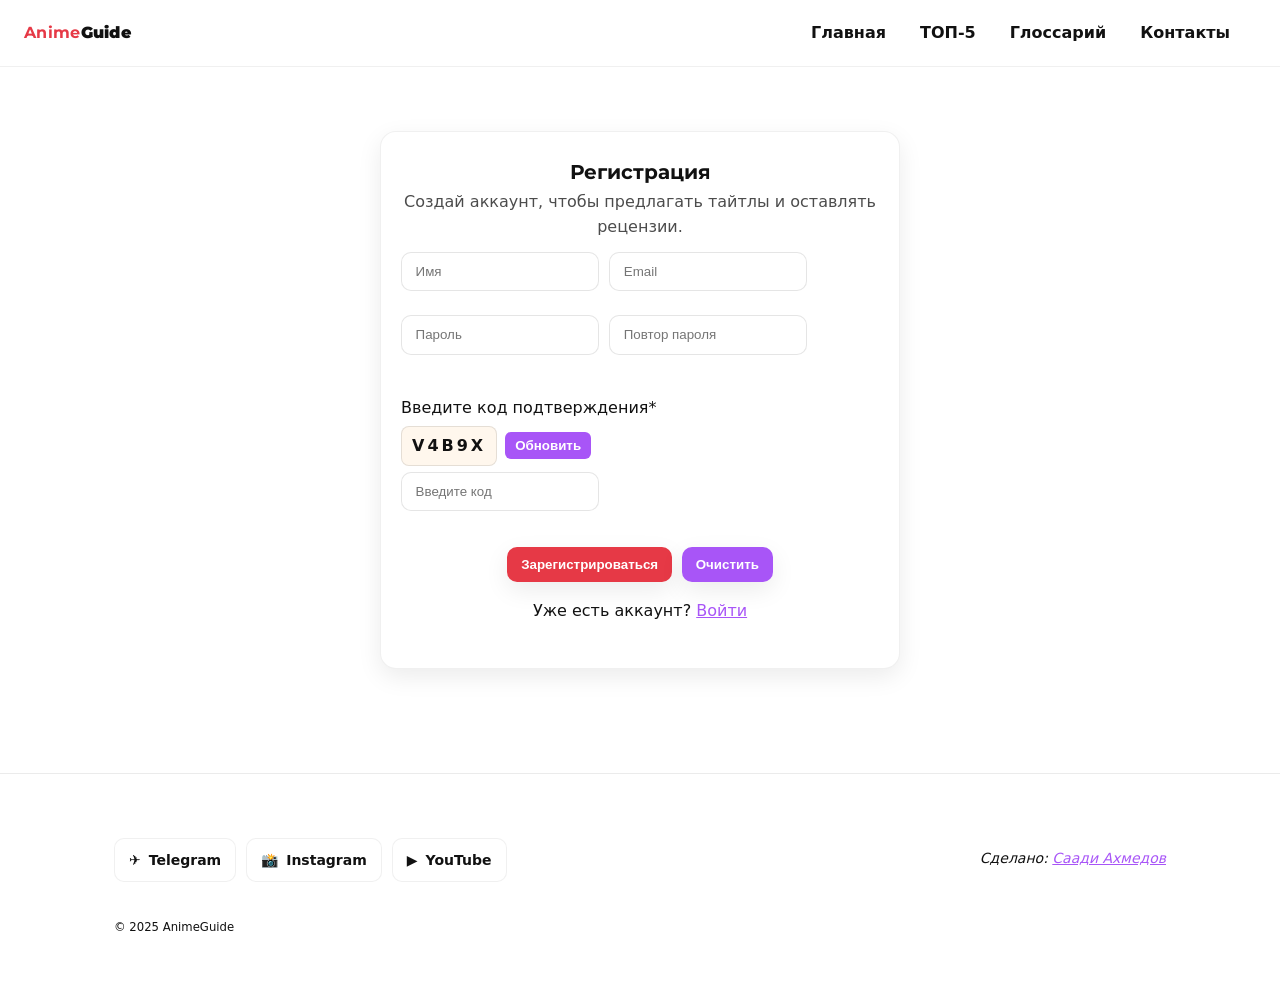
<file: pages/signup.html>
<!DOCTYPE html>
<html lang="ru">
<head>
  <meta charset="UTF-8">
  <title>Регистрация — AnimeGuide</title>

  <link rel="stylesheet" href="../style.css?v=1">
  <link href="https://fonts.googleapis.com/css2?family=Inter:wght@400;600&family=Montserrat:wght@600;800&display=swap" rel="stylesheet">
  <link rel="icon" href="/favicon.png">
  <meta name="viewport" content="width=device-width, initial-scale=1">
</head>

<body>

<header class="site">
  <nav>
    <div class="logo"><b>Anime</b>Guide</div>
    <div class="nav-links">
      <a href="../index.html">Главная</a>
      <a href="../index.html#top-list">ТОП-5</a>
      <a href="../index.html#glossary">Глоссарий</a>
      <a href="../index.html#contacts">Контакты</a>
    </div>
  </nav>
  <div id="simple-burger">
      <div class="sb-btn"><span></span><span></span><span></span></div>

      <nav class="sb-menu">
        <a href="../#top">Главная</a>
        <a href="../#top-list">ТОП-5</a>
        <a href="../#glossary">Глоссарий</a>
        <a href="../#contacts">Контакты</a>
        <a href="login.html">Вход</a>
        <a href="signup.html">Регистрация</a>
      </nav>
  </div>
</header>

<main class="container">

  <section class="signup" style="max-width:520px; margin:40px auto;">
    <div class="signup-inner">
      <h2 style="text-align:center;">Регистрация</h2>
      <p class="muted"4 style="text-align:center;">Создай аккаунт, чтобы предлагать тайтлы и оставлять рецензии.</p>

      <form class="signup-form" action="#" method="post" novalidate>

        <div class="row">
          <input type="text" name="username" placeholder="Имя" required>
          <input type="email" name="email" placeholder="Email" required>
        </div>

        <div class="row">
          <input type="password" name="pass" placeholder="Пароль" required>
          <input type="password" name="pass2" placeholder="Повтор пароля" required>
        </div>

        <div class="captcha-block" style="margin:1rem 0;">
          <label>Введите код подтверждения*</label>
  
          <div class="captcha-box">
            <span id="captchaText">XXXXX</span>
            <button type="button" id="refreshCaptcha">Обновить</button>
          </div>

          <input type="text" id="captchaInput" placeholder="Введите код" required>
        </div>


        <div class="actions" style="justify-content:center;">
          <button type="submit" class="btn">Зарегистрироваться</button>
          <button type="reset" class="btn alt">Очистить</button>
        </div>

      </form>

      <p style="text-align:center; margin-top:1rem;">
        Уже есть аккаунт?
        <a href="login.html">Войти</a>
      </p>
    </div>
  </section>

</main>

<footer class="site-footer">
  <div class="container">
    <div class="social-row">
      <div class="social">
        <a class="social-btn" href="#"><span class="ico">✈</span><span class="txt">Telegram</span></a>
        <a class="social-btn" href="#"><span class="ico">📸</span><span class="txt">Instagram</span></a>
        <a class="social-btn" href="#"><span class="ico">▶</span><span class="txt">YouTube</span></a>
      </div>
    </div>
    <address class="made-by">
      Сделано: <a href="mailto:saadi.ahmedov@yandex.ru">Саади Ахмедов</a>
    </address>
    <small>© 2025 AnimeGuide</small>
  </div>
</footer>

<script src="../script.js"></script>
</body>
</html>
</file>
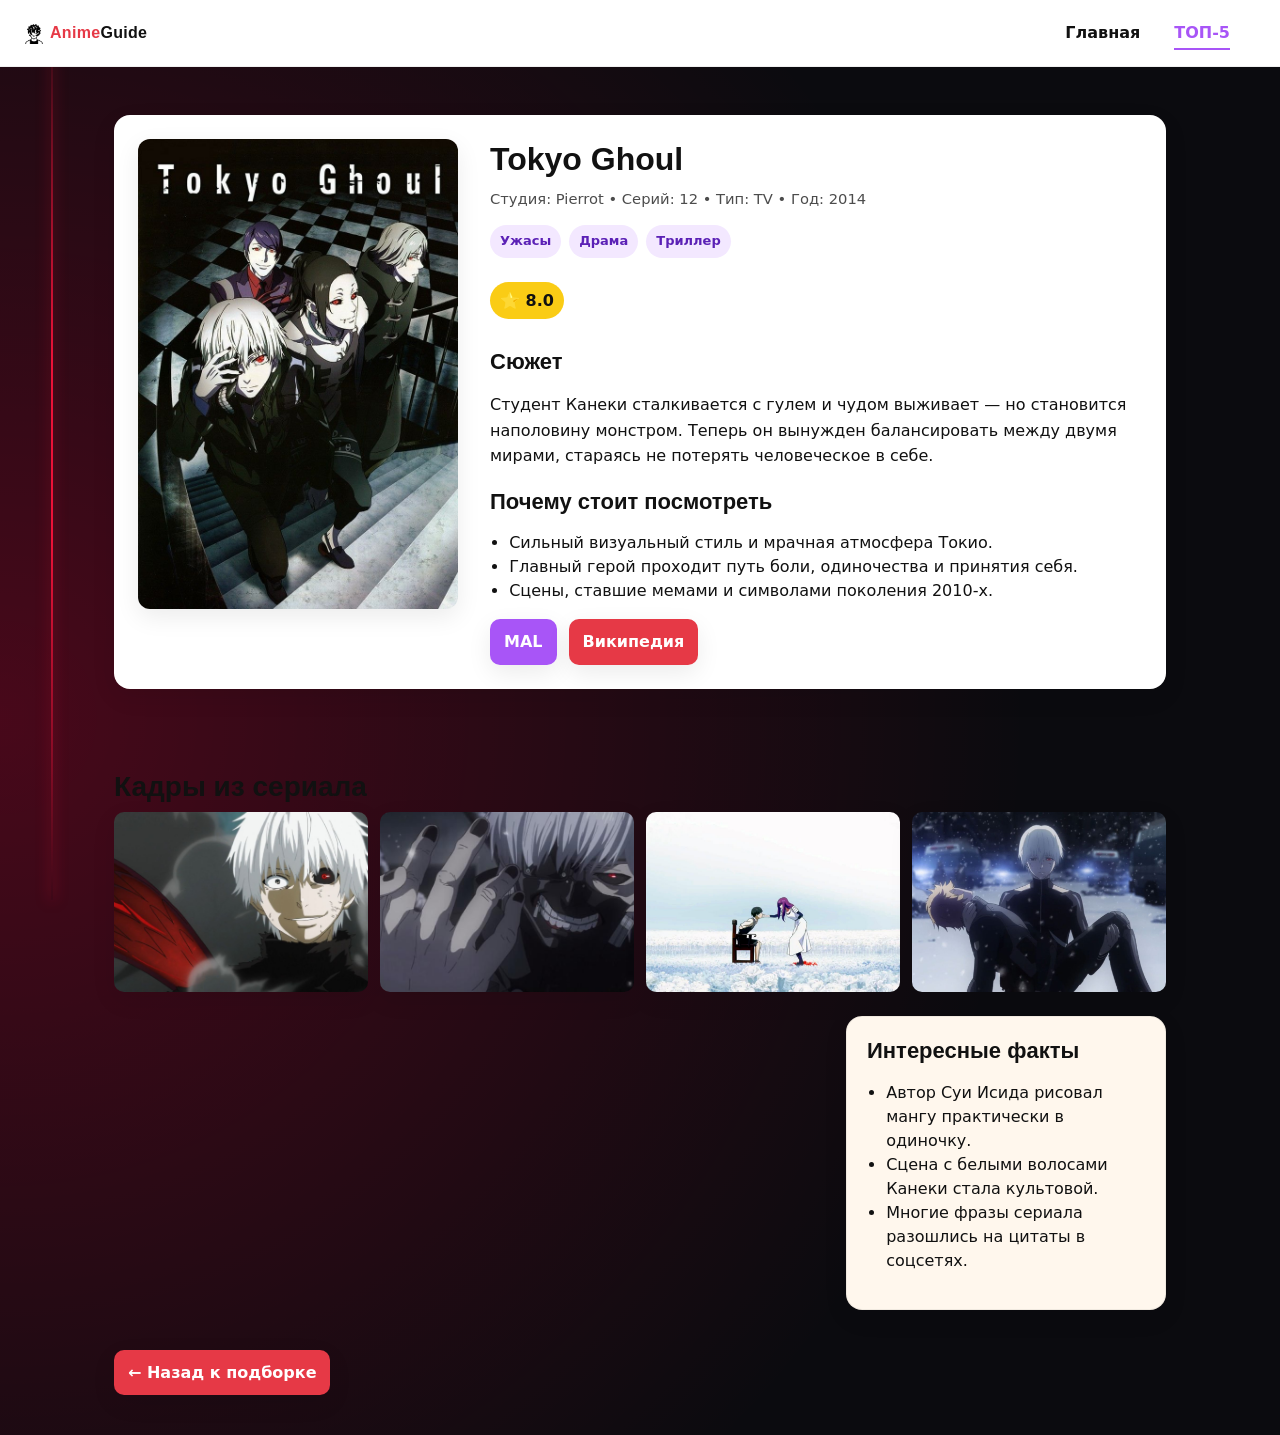
<file: pages/tokyo-ghoul.html>
<!DOCTYPE html>
<html lang="ru">
<head>
  <meta charset="UTF-8" />
  <meta name="viewport" content="width=device-width, initial-scale=1" />
  <title>Tokyo Ghoul (2014) — AnimeGuide</title>
  <link rel="icon" href="/favicon.png">
  <link rel="stylesheet" href="../style.css">
</head>
<body class = "tokyo-ghoul-bg">
<header class="site">
  <nav>
    <div class="logo"><b><img src="/favicon.png" alt="" width="20" height="20" style="vertical-align:middle;margin-right:6px;">Anime</b>Guide</div>
    <div class="nav-links" style="margin-left:auto">
      <a href="../index.html">Главная</a>
      <a href="../index.html#top-list" class="current">ТОП-5</a>
    </div>
  </nav>
  <div id="simple-burger">
    <div class="sb-btn"><span></span><span></span><span></span></div>

      <nav class="sb-menu">
        <a href="../#top">Главная</a>
        <a href="../#top-list">ТОП-5</a>
        <a href="../#glossary">Глоссарий</a>
        <a href="../#contacts">Контакты</a>
        <a href="login.html">Вход</a>
        <a href="signup.html">Регистрация</a>
    </nav>
  </div>
</header>

<main class="container">
  <section class="anime-detail">
    <img src="/images/tk.jpg" alt="Tokyo Ghoul poster" class="anime-poster">

    <div class="anime-info">
      <h1>Tokyo Ghoul</h1>
      <p class="meta">Студия: Pierrot • Серий: 12 • Тип: TV • Год: 2014</p>

      <div class="chips">
        <span class="chip">Ужасы</span>
        <span class="chip">Драма</span>
        <span class="chip">Триллер</span>
      </div>

      <p class="rating">⭐ 8.0</p>

      <h2>Сюжет</h2>
      <p>
        Студент Канеки сталкивается с гулем и чудом выживает — но становится наполовину монстром.
        Теперь он вынужден балансировать между двумя мирами, стараясь не потерять человеческое в себе.
      </p>

      <h2>Почему стоит посмотреть</h2>
      <ul>
        <li>Сильный визуальный стиль и мрачная атмосфера Токио.</li>
        <li>Главный герой проходит путь боли, одиночества и принятия себя.</li>
        <li>Сцены, ставшие мемами и символами поколения 2010-х.</li>
      </ul>

      <div class="review-links">
        <a class="btn alt" href="https://myanimelist.net/anime/22319/Tokyo_Ghoul" target="_blank">MAL</a>
        <a class="btn" href="https://ru.wikipedia.org/wiki/Tokyo_Ghoul" target="_blank">Википедия</a>
      </div>
    </div>
  </section>

  <section class="gallery">
    <h2>Кадры из сериала</h2>
    <div class="gallery-grid">
      <img src="/images/tg1.jpg" alt="Tokyo Ghoul scene 1">
      <img src="/images/tg2.jpg" alt="Tokyo Ghoul scene 2">
      <img src="/images/tg3.jpg" alt="Tokyo Ghoul scene 3">
      <img src="/images/tg4.jpg" alt="Tokyo Ghoul scene 4">
    </div>
  </section>

  <aside class="facts">
    <h2>Интересные факты</h2>
    <ul>
      <li>Автор Суи Исида рисовал мангу практически в одиночку.</li>
      <li>Сцена с белыми волосами Канеки стала культовой.</li>
      <li>Многие фразы сериала разошлись на цитаты в соцсетях.</li>
    </ul>
  </aside>

  <p><a class="btn" href="../index.html#top-list">← Назад к подборке</a></p>
</main>




<script src="../script.js"></script>
</body>
</html>
</file>
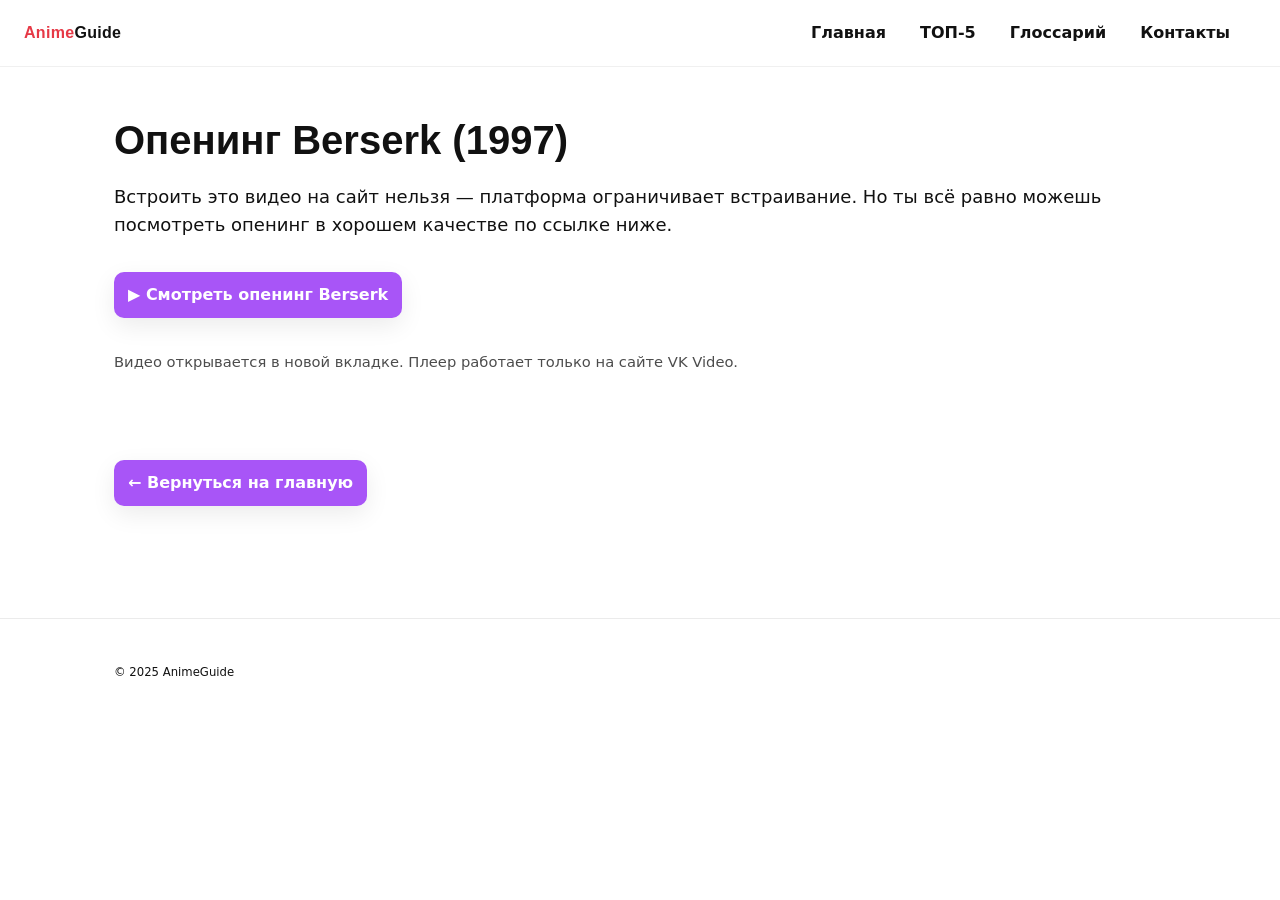
<file: pages/trailer.html>
<!DOCTYPE html>
<html lang="ru">
<head>
  <meta charset="UTF-8">
  <title>Опенинг Berserk (1997)</title>
  <link rel="stylesheet" href="../style.css?v=1">
  <meta name="viewport" content="width=device-width, initial-scale=1">
</head>
<body>

<header class="site">
  <nav>
    <div class="logo"><b>Anime</b>Guide</div>
    <div class="nav-links">
      <a href="../index.html">Главная</a>
      <a href="../index.html#top-list">ТОП-5</a>
      <a href="../index.html#glossary">Глоссарий</a>
      <a href="../index.html#contacts">Контакты</a>
    </div>
  </nav>
  <div id="simple-burger">
    <div class="sb-btn"><span></span><span></span><span></span></div>

      <nav class="sb-menu">
        <a href="../#top">Главная</a>
        <a href="../#top-list">ТОП-5</a>
        <a href="../#glossary">Глоссарий</a>
        <a href="../#contacts">Контакты</a>
        <a href="login.html">Вход</a>
        <a href="signup.html">Регистрация</a>
      </nav>
  </div>
</header>

<main class="container">

  <section class="video-block">
    <h1>Опенинг Berserk (1997)</h1>
    <p class="lead">
      Встроить это видео на сайт нельзя — платформа ограничивает встраивание.
      Но ты всё равно можешь посмотреть опенинг в хорошем качестве по ссылке ниже.
    </p>

    <div style="margin: 2rem 0;">
      <a class="btn alt" 
         href="https://vkvideo.ru/video-219606713_456239671"
         target="_blank" rel="noopener">
        ▶ Смотреть опенинг Berserk
      </a>
    </div>

    <p class="meta">
      Видео открывается в новой вкладке. Плеер работает только на сайте VK Video.
    </p>
  </section>

  <div style="margin: 3rem 0;">
    <a href="../index.html" class="btn alt">← Вернуться на главную</a>
  </div>
</main>

<footer class="site-footer">
  <div class="container">
    <small>© 2025 AnimeGuide</small>
  </div>
</footer>

<script src="../script.js"></script>
</body>
</html>
</file>
<file: style.css>
/* Заголовки */
  h1, h2, h3, .logo {
    font-family: 'Montserrat', sans-serif;
  }

    /* ===== Палитра проекта  ===== */
    :root{
      --bg:#FFFFFF; --ink:#111111; --ivory:#FFF7ED;
      --red:#E63946; --purple:#A855F7; --gold:#FACC15;
      --chipBg:#F3E8FF; --chipInk:#5B21B6;
      --radius:16px; --shadow:0 8px 24px rgba(0,0,0,.08);
    }

    /* Кнопка Наверх (fixed) */
    .to-top{
        position:fixed; right:20px; bottom:24px; z-index:20;
        width:44px; height:44px; display:grid; place-items:center;
        background:var(--red); color:#fff; text-decoration:none; font-weight:900;
        border-radius:50%; box-shadow:var(--shadow);
        transition: transform .15s, filter .2s;
    }
        .to-top:hover{ transform: translateY(-1px); filter:brightness(.95) }
        .to-top:active{ transform: translateY(0) }


    *{box-sizing:border-box}
    html,body{margin:0; overflow-x: hidden;}
    body{
      font:16px/1.6 system-ui,-apple-system,Segoe UI,Roboto,Inter,Arial,sans-serif;
      background:var(--bg); color:var(--ink);
    }
    a{color:var(--purple); text-decoration:underline}
    a:hover{color:var(--red)}
    .container{max-width:1100px; margin:0 auto; padding:24px}
    header.site{
      position:sticky; top:0; z-index:10;
      background:var(--bg); border-bottom:1px solid rgba(0,0,0,.06);
      backdrop-filter:saturate(1.1) blur(4px);
    }
    nav{
      display:flex; align-items:center; gap:16px; padding:12px 24px;
    }
    .logo{font-weight:900; letter-spacing:.3px}
    .logo b{color:var(--red)}
    .nav-links{display:flex; gap:14px; margin-left:auto}
    .nav-links a{ text-decoration:none; padding:8px 10px }
    .search{display:flex; gap:8px; align-items:center}
    .search input{
      border:1px solid rgba(0,0,0,.12); border-radius:999px; padding:8px 12px; width:220px;
    }

    h1,h2,h3{line-height:1.25}
    h1{font-size:40px; margin:24px 0 8px}
    h2{font-size:28px; margin:24px 0 8px}
    h3{font-size:22px; margin:18px 0 8px}

    .lead{font-size:18px}
    .tagline{background:var(--ivory); padding:12px 16px; border-radius:12px; border:1px solid rgba(0,0,0,.06)}

    /* ===== Демо-карточка тайтла (встроим как контент) ===== */
    .card{
      display:grid; grid-template-columns:260px 1fr; gap:20px;
      background:var(--ivory); border:1px solid rgba(0,0,0,.06);
      border-radius:var(--radius); box-shadow:var(--shadow); padding:20px;
    }
    .cover{width:100%; aspect-ratio:3/4; border-radius:12px; object-fit:cover; background:#ddd}
    .head{display:flex; flex-wrap:wrap; align-items:center; gap:12px}
    .title{margin:0; font-size:28px; font-weight:900}
    .rating{display:inline-flex; align-items:center; gap:6px; background:var(--gold); color:#111;
      padding:6px 10px; border-radius:999px; font-weight:800}
    .chips{margin:10px 0 8px; display:flex; flex-wrap:wrap; gap:8px}
    .chip{background:var(--chipBg); color:var(--chipInk); padding:6px 10px; border-radius:999px; font-size:13px; font-weight:600}
    .meta{font-size:14px; opacity:.85}
    .desc{margin:10px 0 16px}
    .btn{
      appearance:none; border:0; cursor:pointer; padding:10px 14px; border-radius:10px;
      font-weight:800; color:#fff; background:var(--red);
    }
    .btn.alt{background:var(--purple)}
    .stack{display:grid; gap:18px}

    .card {
        position: relative; /* чтобы внутри можно было позиционировать "ТОП" */
    }

    .card .top-badge {
        position: absolute;
        top: 10px;
        left: -10px;
        background: var(--purple);
        color: #fff;
        font-weight: 800;
        font-size: 14px;
        padding: 6px 12px;
        border-radius: 0 var(--radius) var(--radius) 0;
        box-shadow: var(--shadow);
        z-index: 2; /* вот ключ */
    }


    /* ===== ARTICLE: мини-рецензия ===== */
  .review{
    background:#fff;
    border:1px solid rgba(0,0,0,.06);
    border-radius:var(--radius);
    box-shadow:var(--shadow);
    padding:20px;
    margin:24px 0;
  }
  .review h2{ margin-top:0 }
  .review-lead{ font-size:15px; opacity:.8; margin-top:-6px; }
  .review-links{ display:flex; gap:12px; flex-wrap:wrap; }
  
  .review-links a {
  appearance: none;
  border: 0;
  cursor: pointer;
  display: inline-block;
  padding: 10px 14px;
  border-radius: 10px;
  font-weight: 800;
  color: #fff;
  background: var(--red);         /* как у "Подробнее" */
  text-decoration: none;
  box-shadow: var(--shadow);
  transition: background .2s, transform .15s;
  }

  .review-links a:first-child {
    background: var(--purple);      /* первая кнопка — фиолетовая (MAL) */
  }

  .review-links a:hover {
    transform: translateY(-1px);
    box-shadow: 0 8px 18px rgba(0,0,0,.12);
    filter: brightness(0.95);
  }

  .review-links a:active {
    transform: translateY(0);
    box-shadow: none;
  }


  /* ===== ASIDE: интересные факты ===== */
.facts {
  background: var(--ivory);
  border: 1px solid rgba(0,0,0,.06);
  border-radius: var(--radius);
  box-shadow: var(--shadow);
  padding: 20px;
  margin: 24px 0;
  max-width: 320px;
}

.facts h2 {
  margin-top: 0;
  font-size: 22px;
}

.facts ul {
  padding-left: 1.2rem;
  line-height: 1.5;
}

/* Демонстрация float */
.float-demo{
  background:#fff; border:1px solid rgba(0,0,0,.06);
  border-radius:var(--radius); box-shadow:var(--shadow);
  padding:20px; margin:24px 0;
}
.float-demo img{
  float:left; width:220px; height:auto;
  margin:0 16px 8px 0; border-radius:12px;
}
/* clearfix, чтобы родитель оборачивал плавающий элемент */
.float-demo::after{ content:""; display:block; clear:both; }



  /* Списки и таблицы терминов */
  ol{padding-left:1.4rem}
  ul{padding-left:1.4rem}
  /* --- Глоссарий: простой и устойчивый (без грида) --- */
  #glossary .term {
    margin-bottom: 14px;
    padding: 8px 12px;
    background: var(--ivory);
    border-left: 4px solid var(--purple);
    border-radius: 6px;
  }
  #glossary .term strong {
    display: block;
    font-weight: 800;
    color: var(--ink);
    margin-bottom: 4px;
  }
  #glossary .term span {
    display: block;
    line-height: 1.5;
  }


    /* Картинка-карта */
    .map-wrap{display:grid; gap:8px; padding:12px; border:1px dashed rgba(0,0,0,.2); border-radius:12px}

    footer{margin-top:40px; padding:20px 0; border-top:1px solid rgba(0,0,0,.08); font-size:14px}

    @media (max-width:720px){
      .card{grid-template-columns:1fr}
      .search input{width:160px}
    }

    /* ===== NAV: ссылки меню с hover / active / visited ===== */
  .nav-links a{
    position: relative;
    display: inline-block;
    padding: 8px 10px;
    font-weight: 600;
    color: var(--ink);
    text-decoration: none;
    transition: color .2s, transform .12s;
  }

  /* аккуратное «подчёркивание» анимацией */
  .nav-links a::after{
    content:"";
    position:absolute;
    left:10px; right:10px; bottom:4px;
    height:2px;
    background: currentColor;
    transform: scaleX(0);
    transform-origin:left;
    transition: transform .25s ease;
  }

  /* наведение */
  .nav-links a:hover{
    color: var(--red);
  }
  .nav-links a:hover::after,
  .nav-links a:focus-visible::after{
    transform: scaleX(1);
  }

  /* клик (active)*/
  .nav-links a:active{
    transform: translateY(1px);
  }

  /* visited — слегка приглушаем тон, но не ломаем палитру */
  .nav-links a:visited{
    color: #222;          
    opacity: .95;
  }

  /* текущая страница */
  .nav-links a.current{
    color: var(--purple);
  }
  .nav-links a.current::after{
    transform: scaleX(1);
    background: var(--purple);
  }

  /* фокус клавиатурой — заметная подсветка */
  .nav-links a:focus-visible{
    outline: 2px solid color-mix(in srgb, var(--purple) 60%, transparent);
    outline-offset: 2px;
    border-radius: 8px;
  }

  /* ===== FORM: карточка формы ===== */
.form-card{
  background:#fff;
  border:1px solid rgba(0,0,0,.06);
  border-radius:var(--radius);
  box-shadow:var(--shadow);
  padding:1.5rem;         /* относительные единицы */
  margin:1.5rem 0;
}
.form-card .fs{border:0; margin:0 0 1rem; padding:0;}
.form-card legend{font-weight:800; margin-bottom:.5rem;}
.form-grid{display:grid; grid-template-columns:repeat(2,minmax(0,1fr)); gap:.85rem 1rem;}
@media (max-width:720px){ .form-grid{grid-template-columns:1fr;} }

.form-card label{font-weight:600;}
.form-card input[type="text"],
.form-card input[type="email"],
.form-card input[type="tel"],
.form-card input[type="password"],
.form-card input[type="number"],
.form-card input[type="datetime-local"],
.form-card input[type="file"],
.form-card textarea,
.form-card select{
  width:100%;
  padding:.65rem .8rem;
  border:1px solid rgba(0,0,0,.15);
  border-radius:10px;
  background:#fff;
  color:var(--ink);
  font:inherit;
}
.form-card textarea{min-height:8rem; resize:vertical;}
.form-card ::placeholder{color:rgba(0,0,0,.45);} /* п.3 */

.form-card input:focus,
.form-card textarea:focus,
.form-card select:focus{
  outline:none;                                /* п.2 — :focus */
  border-color: color-mix(in srgb, var(--purple) 60%, transparent);
  box-shadow:0 0 0 .20rem color-mix(in srgb, var(--purple) 18%, transparent);
}

.inline{display:flex; flex-wrap:wrap; gap:.75rem; align-items:center;}
.inline > label{font-weight:400;}
.agree input{transform:scale(1.1);}

.actions{display:flex; gap:.75rem; margin-top:.5rem;}

/* Блоки карты */
#map {
  background:#fff;
  border:1px solid rgba(0,0,0,.06);
  border-radius:var(--radius);
  box-shadow:var(--shadow);
  padding:1.25rem;
  margin:1.25rem 0;
}

/* Адаптивная рамка 16:9 через aspect-ratio */
.embed{
  position:relative;
  border-radius:12px;
  overflow:hidden;
  box-shadow:var(--shadow);
}
.embed iframe{
  width:100%;
  aspect-ratio:16 / 9;      /* современный способ */
  display:block;
  border:0;
}

/* подпись/мета */
.meta{font-size:.92rem; opacity:.75; margin-top:.5rem}




.gallery-top {
  background:#fff; border:1px solid rgba(0,0,0,.06);
  border-radius:var(--radius); box-shadow:var(--shadow);
  padding:1.25rem; margin:1.5rem 0;
  overflow-x: auto;
  max-width: 100%;
  margin: 0 auto;
  -webkit-overflow-scrolling: touch;
}
.gallery h2{ margin-top:0; }

/* превращаем галерею в горизонтальную ленту */
.gallery-top .grid {
  display: flex;
  flex-wrap: nowrap;        /* запрет переносов */
  gap: 14px;
  overflow-x: auto;
  scroll-behavior: smooth;
  padding-bottom: 10px;
  justify-content: flex-start;
  width: max-content;
}

/* карточки — фиксированной ширины */
.gallery-top figure {
  flex: 0 0 260px;          /* ширина каждой */
}

.gallery figure{
  flex: 1 1 calc(25% - 12px);           /* 4-в-ряд на десктопе */
  min-width:180px; max-width:280px;
  margin:0; background:var(--ivory);
  border:1px solid rgba(0,0,0,.06);
  border-radius:12px; overflow:hidden;
  box-shadow:var(--shadow);
}
.gallery img{
  display:block; width:100%; height:180px; object-fit:cover;
}
.gallery figcaption{
  padding:.6rem .7rem; font-weight:600;
}

/* адаптив: планшет */
@media (max-width: 1024px){
  .gallery figure{ flex-basis: calc(33.333% - 12px); } /* 3 в ряд */
}
/* адаптив: мобилки */
@media (max-width: 640px){
  .gallery figure{ flex-basis: calc(50% - 12px); }     /* 2 в ряд */
}
@media (max-width: 400px){
  .gallery figure{ flex-basis: 100%; }                 /* 1 в столбик */
}


/* Заголовок секции: заголовок + колокольчик справа */
.section-head{
  display:flex; align-items:center; justify-content:space-between;
  gap:12px; margin-bottom:.25rem;
}

/* Колокольчик (summary) */
.notif { position:relative; }
.notif-btn{
  list-style:none;           /* прячем маркер summary */
  display:inline-grid; place-items:center;
  width:40px; height:40px; border-radius:50%;
  background:var(--ivory); color:var(--ink);
  box-shadow:var(--shadow);
  cursor:pointer; user-select:none;
  border:1px solid rgba(0,0,0,.06);
  transition: transform .15s, filter .2s;
}
.notif-btn:hover{ transform: translateY(-1px); filter:brightness(.98) }
.notif-btn:active{ transform: translateY(0) }
/* убираем стандартный треугольник summary */
.notif-btn::-webkit-details-marker{ display:none; }

/* бейдж количества */
.badge{
  position:absolute; top:-4px; right:-4px;
  min-width:18px; height:18px; padding:0 4px;
  border-radius:999px; background:var(--purple); color:#fff;
  font:700 12px/18px Inter, system-ui, sans-serif;
  box-shadow:0 2px 6px rgba(0,0,0,.15);
}

/* Выпадающий список */
.notif-list{
  position:absolute; right:0; top:calc(100% + 10px);
  width:min(360px, 86vw);
  background:#fff; color:var(--ink);
  border:1px solid rgba(0,0,0,.06);
  border-radius:12px; box-shadow:var(--shadow);
  padding:10px; margin:0;
  display:grid; gap:8px;
  transform: translateY(-6px);
  opacity:0; pointer-events:none;
  transition: transform .18s ease, opacity .18s ease;
  z-index:30;
}
.notif[open] .notif-list{
  transform: translateY(0);
  opacity:1; pointer-events:auto;
}

/* Элемент уведомления */
.notif-list li{
  list-style:none; background:var(--ivory);
  border-radius:10px; padding:10px 12px;
  border:1px solid rgba(0,0,0,.05);
  display:flex; align-items:start; gap:8px; justify-content:space-between;
}
.notif-list li a{ text-decoration:none; color:var(--purple); font-weight:600; }
.notif-list li a:hover{ color:var(--red); }
.notif-list time{ opacity:.6; font-size:.85em; white-space:nowrap; margin-left:8px; }

/* На узких ширинах — пусть блок тянется на всю */
@media (max-width:520px){
  .section-head{ align-items:flex-start; }
  .notif-list{ width:90vw; }
}


/* Базовая раскладка галереи уже есть — слегка улучшим подпись */
.gallery figure{ display:flex; flex-direction:column; }
.gallery figcaption{
  display:flex; align-items:center; justify-content:space-between;
  gap:10px; padding:.6rem .7rem; font-weight:600;
}

/* БАЗА для всех 4х кнопок */
.uibt{
  position:relative; z-index:0;
  display:inline-grid; place-items:center;
  height:36px; padding:0 14px;
  border-radius:10px;
  font-weight:800; text-decoration:none;
  border:1px solid rgba(0,0,0,.12);
  color:var(--ink); background:#fff;
  transition: transform .2s, box-shadow .2s, color .2s, border-color .2s;
}

/* ========== ВАРИАНТ 1 (для 1-й карточки): "подчёркивание слайдом" ========== */
.gallery figure:nth-child(1) .uibt{
  background:transparent; border-color:transparent;
}
.gallery figure:nth-child(1) .uibt::after{
  content:""; position:absolute; left:10px; right:10px; bottom:8px;
  height:2px; background: currentColor;
  transform: scaleX(0); transform-origin:left;
  transition: transform .25s;
}
.gallery figure:nth-child(1) .uibt:hover{ color:var(--red); }
.gallery figure:nth-child(1) .uibt:hover::after{ transform: scaleX(1); }

/* ========== ВАРИАНТ 2 (для 2-й карточки): "заливка слева" (::before) ========== */
.gallery figure:nth-child(2) .uibt{
  overflow:hidden; color:#fff; border-color:var(--purple);
}
.gallery figure:nth-child(2) .uibt::before{
  content:""; position:absolute; inset:0; z-index:-1;
  background:var(--purple);
  transform: translateX(-100%); transition: transform .3s;
}
.gallery figure:nth-child(2) .uibt:hover::before{ transform: translateX(0); }
.gallery figure:nth-child(2) .uibt:hover{ box-shadow:0 8px 18px rgba(168,85,247,.25); }

/* ========== ВАРИАНТ 3 (для 3-й карточки): "soft-glow" + лёгкий подъём ========== */
.gallery figure:nth-child(3) .uibt{
  background:var(--ivory); border-color:rgba(0,0,0,.08);
}
.gallery figure:nth-child(3) .uibt:hover{
  transform: translateY(-1px);
  box-shadow: 0 10px 22px rgba(0,0,0,.10), 0 0 0 4px rgba(168,85,247,.12);
}

/* ========== ВАРИАНТ 4 (для 4-й карточки): "outline → solid" ========== */
.gallery figure:nth-child(4) .uibt{
  background:#fff; border:2px solid var(--red); color:var(--red);
}
.gallery figure:nth-child(4) .uibt:hover{
  background:var(--red); color:#fff;
  transform: translateY(-1px) scale(1.02);
  box-shadow: 0 10px 20px rgba(168,85,247,.25);
}
.gallery figure:nth-child(4) .uibt:active{
  transform: translateY(0) scale(1);
}

/* Уважение к reduce-motion */
@media (prefers-reduced-motion: reduce){
  .uibt, .uibt::before, .uibt::after { transition: none !important; }
}

.gallery .grid .btn {
  background: var(--purple);
  color: #fff;
}

/* Заголовок + кнопка в подписи */
.gallery figcaption{
  display:flex; align-items:center; justify-content:space-between;
  gap:10px;
}

/* Кнопка в галерее — заполнена сразу */
.gallery .uibt{
  display:inline-block;
  padding:10px 14px;
  border-radius:12px;
  background:var(--purple) !important;  /* сразу фиолетовая */
  color:#fff !important;
  border:none !important;
  text-decoration:none;
  font-weight:800;
  line-height:1;
  box-shadow:var(--shadow);
  transition:transform .15s, filter .2s;
}

/* эффект наведения, если нужно */
.gallery .uibt:hover{ transform:translateY(-1px); filter:brightness(.96); }
.gallery .uibt:active{ transform:translateY(0); }

/* ====== GALLERY : hover-эффекты на карточках ====== */
.gallery figure{
  position: relative;
  overflow: hidden;
  transition: transform .25s ease, box-shadow .25s ease;
  will-change: transform;
}

.gallery figure::before{
  /* полупрозрачный градиент-оверлей */
  content:"";
  position:absolute; inset:0;
  background:linear-gradient(to top, rgba(0,0,0,.55), rgba(0,0,0,0) 60%);
  opacity:0;
  transition: opacity .25s ease;
  pointer-events:none;
  z-index:1;
}

.gallery figure img{
  transition: transform .35s ease;
  will-change: transform;
}

/* состояние наведения */
.gallery figure:hover{
  transform: translateY(-4px);
  box-shadow: 0 12px 28px rgba(0,0,0,.12);
}
.gallery figure:hover img{ transform: scale(1.05); }
.gallery figure:hover::before{ opacity:1; }

/* подпись поверх слегка "подталкиваем" вверх на hover (без дергания) */
.gallery figure figcaption{
  position: relative;
  z-index:2;
  transition: transform .25s ease;
}
.gallery figure:hover figcaption{ transform: translateY(-2px); }

/* ===== Соцкнопки ===== */
.social-row { margin-top:1.25rem; margin-bottom:1rem; }
.social{ display:flex; gap:10px; align-items:center; flex-wrap:wrap; }

.social-btn{
  --pad:10px 14px;
  position:relative;
  display:inline-flex; align-items:center; gap:8px;
  padding:var(--pad);
  border-radius:10px;
  overflow:hidden;
  text-decoration:none;
  color:var(--ink);
  background:linear-gradient(180deg,#fff,#fff); /* fallback */
  border:1px solid rgba(0,0,0,.06);
  font-weight:700;
  transition:transform .15s ease, color .15s ease;
  cursor: pointer; /* п.17: cursor */
}

/* базовый внутренний слой (градиент появится сверху через ::before) */
.social-btn::before{
  content:"";
  position:absolute; inset:0;
  background: linear-gradient(90deg, color-mix(in srgb, var(--purple) 60%, white) 0%, color-mix(in srgb, var(--red) 50%, white) 100%);
  transform: translateY(-110%); /* спрятан сверху */
  transition: transform .35s cubic-bezier(.2,.9,.2,1);
  z-index:0;
  mix-blend-mode:normal;
  opacity:.95;
}

/* текст поверх градиента */
.social-btn .ico, .social-btn .txt{ position:relative; z-index:1; color:var(--ink); }
.social-btn .ico{ font-size:14px; }

/* при ховере — градиент опускается и перекрывает фон; текст становится белым */
.social-btn:hover::before{ transform: translateY(0); }
.social-btn:hover .txt, .social-btn:hover .ico{ color:#fff; }

/* разные цвета (если нужно) — можно локально переопределить */
.social-btn:nth-child(1)::before{ background: linear-gradient(90deg, #2EA0E6, #5ECBF9); } /* Telegram-like */
.social-btn:nth-child(2)::before{ background: linear-gradient(135deg, #F58529, #DD2A7B, #8134AF, #515BD4); } /* Insta-like */
.social-btn:nth-child(3)::before{ background: linear-gradient(90deg, #FF3B3B, #FF7A6B); } /* YouTube-like */

/* небольшой отклик при клике */
.social-btn:active{ transform: translateY(1px); }

/*  Форма регистрации (glassmorphism + аним квадраты) */
.signup {
  background:#fff;
  border:1px solid rgba(0,0,0,.06);
  border-radius:var(--radius);
  box-shadow:var(--shadow);
  padding:1.25rem;
  margin:1.5rem 0;
}


/* внутренний контейнер для контента (чтоб квадраты не мешали) */
.signup-inner{ position:relative; z-index:2; padding:0.5rem 0; }
.signup h2{ margin:0 0 .25rem; font-size:20px; }
.signup .muted{ margin:0 0 12px; opacity:.75; }

/* форма */
.signup-form .row{ display:flex; gap:10px; margin-bottom:.75rem; }
.signup-form input {
  padding:.7rem .85rem;
  border-radius:10px;
  border:1px solid rgba(0,0,0,.1);
}

.signup-form input:focus{ box-shadow:0 6px 18px rgba(11,12,30,.06); transform:translateY(-1px); border-color: color-mix(in srgb, var(--purple) 45%, transparent); }

/* кнопки как у основного сайта */
.signup .actions{ display:flex; gap:.6rem; margin-top:.5rem; }
.signup .btn{ padding:10px 14px; border-radius:10px; font-weight:800; color:#fff; background:var(--red); border:0; cursor:pointer; }
.signup .btn.alt{ background:var(--purple); }





/* адаптив */
@media (max-width:720px){
  .signup-form .row{ flex-direction:column; }
  .signup .sq{ display:none; } /* прячем декор на узких экранах для читаемости */
}

footer .container {
  display: grid;
  grid-template-columns: 1fr auto;
  align-items: center;
  gap: 20px;
}

.signup-form {
  display: flex;
  flex-direction: column;
  gap: 12px;
}


header.site nav { display: grid; grid-template-columns: auto 1fr auto; align-items: center; gap: 16px; }

/* ===== Ставим review + facts в две колонки, остальное — на всю ===== */
@media (min-width: 900px){
  main.container{
    display: grid;
    grid-template-columns: minmax(0,1fr) 320px;
    gap: 24px;
    align-items: start;
  }

  /* всё, кроме этих двух — растягиваем на всю ширину */
  main.container > :not(.review):not(.facts){
    grid-column: 1 / -1 !important;
  }

  /* сами два блока — в разные колонки одной строки */
  .review{ grid-column: 1 / 2 !important; }
  .facts { grid-column: 2 / 3 !important; margin: 0 !important; max-width: none !important; }
}

/* ===== Anime detail layout ===== */
.anime-detail {
  display: grid;
  grid-template-columns: 320px 1fr;
  gap: 32px;
  align-items: start;
  background: #fff;
  border-radius: var(--radius);
  box-shadow: var(--shadow);
  padding: 24px;
  margin: 24px 0;
}

.anime-poster {
  width: 100%;
  border-radius: 12px;
  object-fit: cover;
  box-shadow: var(--shadow);
}

.anime-info h1 {
  margin-top: 0;
  font-size: 32px;
  font-weight: 900;
}

.anime-info h2 {
  margin-top: 1.2rem;
  font-size: 22px;
}

.anime-info ul {
  padding-left: 1.2rem;
  line-height: 1.5;
}

.anime-info .rating {
  display: inline-block;
  background: var(--gold);
  color: #111;
  padding: 6px 10px;
  border-radius: 999px;
  font-weight: 800;
  margin-bottom: 10px;
}

/* адаптив */
@media (max-width: 820px) {
  .anime-detail {
    grid-template-columns: 1fr;
  }
  .anime-poster {
    max-width: 400px;
    margin: 0 auto;
  }
}

.gallery {
  margin-top: 32px;
}
.gallery-grid {
  display: grid;
  grid-template-columns: repeat(auto-fit, minmax(220px, 1fr));
  gap: 12px;
}
.gallery-grid img {
  width: 100%;
  border-radius: 10px;
  object-fit: cover;
  box-shadow: var(--shadow);
  transition: transform 0.2s ease;
}
.gallery-grid img:hover {
  transform: scale(1.03);
}

/* === Buttons (единый стиль по сайту) === */
.btn{
  display:inline-block;
  padding:10px 14px;
  border-radius:10px;
  font-weight:800;
  text-decoration:none;
  border:0;
  cursor:pointer;
  background: var(--red);
  color:#fff !important;              /* перекрываем глобальный a:hover */
  box-shadow: var(--shadow);
  transition: transform .15s, filter .2s;
}
.btn.alt{ background: var(--purple); }

.btn:hover{
  transform: translateY(-1px);
  filter: brightness(.96);
  color:#fff !important;              /* чтобы текст не красился в var(--red) */
}
.btn:active{
  transform: translateY(0);
}

/* На всякий случай: ссылки-кнопки в .review-links */
.review-links a.btn{ background: var(--red); }
.review-links a.btn.alt{ background: var(--purple); }

/* Если где-то есть «стрелка назад» как кнопка-ссылка */
a.btn.back{ background: var(--purple); }
a.btn.back:hover{ filter: brightness(.95); }

.login {
  background:#fff;
  border:1px solid rgba(0,0,0,.06);
  border-radius:var(--radius);
  box-shadow:var(--shadow);
  padding:1.25rem;
  margin:1.5rem 0;
}
.login h2 {
  margin-top:0;
}
.login-form .row {
  display:flex;
  gap:10px;
  margin-bottom:.75rem;
}
.login-form input {
  flex:1;
  padding:.7rem .85rem;
  border-radius:10px;
  border:1px solid rgba(0,0,0,.1);
}

.captcha-block {
  margin: 1rem 0;
}
.captcha-box {
  display: flex;
  align-items: center;
  gap: 8px;
  margin: 6px 0;
}
#captchaText {
  font-weight: 800;
  letter-spacing: 3px;
  background: var(--ivory);
  padding: 6px 10px;
  border-radius: 8px;
  border: 1px solid rgba(0,0,0,.1);
  user-select: none;
}
#refreshCaptcha {
  border: 0;
  background: var(--purple);
  color: #fff;
  font-weight: 700;
  padding: 6px 10px;
  border-radius: 6px;
  cursor: pointer;
}
#refreshCaptcha:hover {
  filter: brightness(.9);
}

.fav-icon {
  font-weight: 700;
  color: var(--purple);
  display: flex;
  align-items: center;
  gap: 6px;
}
.add-fav {
  margin-top: 6px;
}

#results {
  background: #fff;
  border: 1px solid rgba(0,0,0,.06);
  border-radius: var(--radius);
  box-shadow: var(--shadow);
  padding: 1.25rem;
  margin: 1.5rem 0;
}
#results h2 {
  margin-top: 0;
}
.results-list {
  display: grid;
  gap: 10px;
  margin-top: .75rem;
}
.result-item {
  background: var(--ivory);
  padding: .8rem 1rem;
  border-radius: 10px;
  border: 1px solid rgba(0,0,0,.05);
  font-weight: 500;
}

/* ВСПЛЫВАЮЩИЕ УВЕДОМЛЕНИЯ  */
.toast {
  position: fixed;
  right: 20px;
  bottom: -60px;
  background: var(--purple);
  color: #fff;
  padding: 10px 16px;
  border-radius: 10px;
  box-shadow: 0 6px 18px rgba(0,0,0,.2);
  font-weight: 600;
  opacity: 0;
  transform: translateY(20px);
  transition: all .3s ease;
  z-index: 5000;
}
.toast.show {
  bottom: 20px;
  opacity: 1;
  transform: translateY(0);
}

/* 1. Координаты клика  */
.coords {
  position: absolute;
  bottom: 8px;
  left: 10px;
  background: rgba(0,0,0,.7);
  color: #fff;
  font-size: 13px;
  padding: 4px 8px;
  border-radius: 8px;
  pointer-events: none;
  animation: fadeInOut 1.5s ease;
}



@keyframes fadeInOut {
  0% { opacity: 0; transform: translateY(8px); }
  20%,80% { opacity: 1; transform: translateY(0); }
  100% { opacity: 0; transform: translateY(-8px); }
}
.gallery img.focused {
  transform: scale(1.1);
  transition: transform .3s ease;
  z-index: 5;
}

/*  2. Добавляем крестик в уведомления */
.toast {
  position: fixed;
  right: 20px;
  bottom: -60px;
  background: var(--purple);
  color: #fff;
  padding: 10px 16px;
  border-radius: 10px;
  box-shadow: 0 6px 18px rgba(0,0,0,.2);
  font-weight: 600;
  opacity: 0;
  transform: translateY(20px);
  transition: all .3s ease;
  z-index: 5000;
}
.toast.show {
  bottom: 20px;
  opacity: 1;
  transform: translateY(0);
}
.toast-close {
  margin-left: 10px;
  cursor: pointer;
  font-weight: 900;
}

/* 3. Параллакс для ТОП-подборки  */
#top-list {
  background: url('../images/par3.jpg') center/cover fixed;
  border-radius: 16px;
  padding: 1rem;
  box-shadow: var(--shadow);
}

/*  4. Плавное появление элементов */
.card, .gallery figure {
  opacity: 0;
  transform: translateY(25px);
  transition: opacity .6s ease, transform .6s ease;
}
.card.visible, .gallery figure.visible {
  opacity: 1;
  transform: translateY(0);
}

/* Исправление - корректная анимация при клике */
.gallery figure img {
  transition: transform .35s ease, filter .35s ease;
  will-change: transform, filter;
}

/* Эффект при наведении — как было */
.gallery figure:hover img {
  transform: scale(1.05);
  filter: brightness(1.05);
}

/* Эффект при клике — выше по приоритету */
.gallery figure img.focused {
  transform: scale(1.18) !important;
  filter: brightness(1.1);
  z-index: 10;
  position: relative;
  box-shadow: 0 12px 28px rgba(0,0,0,.35);
}

/* 2. Основное изображение галереи  */
.main-viewer {
  display: flex;
  justify-content: center;
  margin-bottom: 1rem;
}
.main-preview {
  max-width: 100%;
  max-height: 400px;
  border-radius: 16px;
  box-shadow: var(--shadow);
  transition: opacity .4s ease;
}
.main-preview.fade {
  opacity: .5;
}

/* 3. Глоссарий: активные термины */
#glossary .term.active {
  background: var(--purple);
  color: #fff;
  border-left-color: var(--red);
}

/* 4. Слайдер */
.gallery .grid {
  cursor: grab;
  overflow-x: auto;
  scroll-behavior: smooth;
  user-select: none;
}
.gallery .grid.grabbing { cursor: grabbing; }

.gallery:not(.gallery-top) .grid,
.gallery:not(.gallery-top) .stills {
  display: block;
  width: 100%;
}

/* ===== BERSERK PAGE UNIQUE STYLE ===== */

.berserk-quote-block {
    padding: 40px 20px;
    background: linear-gradient(135deg, #0c0c0c 0%, #1b1b1b 50%, #2a0000 100%);
    text-align: center;
    border-left: 5px solid #7a0000;
    margin-bottom: 40px;
}

.berserk-quote {
    font-size: 28px;
    font-weight: 600;
    color: #e0e0e0;
    max-width: 900px;
    margin: 0 auto;
    line-height: 1.4;
    font-style: italic;
}

.berserk-bg {
    background: url("../images/berserk-bg.jpg") center/cover no-repeat fixed;
}


.geass-eye-block {
    text-align: center;
    padding: 30px 0;
    margin: 50px 0;
}

.geass-eye {
    width: 90px;
    height: 90px;
    margin: 0 auto 15px;
    border-radius: 50%;
    background: radial-gradient(circle,
        #b300ff 0%,
        #6a00c7 45%,
        #2b004f 70%,
        transparent 100%);
    box-shadow: 0 0 20px #b300ffaa;
    animation: geass-pulse 2.4s ease-in-out infinite;
}

@keyframes geass-pulse {
    0% { box-shadow: 0 0 12px #b300ffaa; transform: scale(1); }
    50% { box-shadow: 0 0 26px #b300ffcc; transform: scale(1.06); }
    100% { box-shadow: 0 0 12px #b300ffaa; transform: scale(1); }
}

.geass-eye-text {
    font-size: 20px;
    color: #dcdcff;
    letter-spacing: 1px;
}

.bl-number {
    text-align: center;
    margin: 70px 0;
}

.big-num {
    font-size: 130px;
    font-weight: 900;
    color: #0c5df466;
    letter-spacing: -5px;
}

.bl-small {
    font-size: 18px;
    color: #0c5df4;
    margin-top: -20px;
}

/* === BLUE LOCK: background player number === */

.blue-lock-bg {
    position: relative;
    background: linear-gradient(180deg, #1d2f4a 0%, #233b5c 100%);
}




.blue-lock-bg::before {
    content: "11"; /* можешь поменять на любой номер */
    position: fixed;
    inset: 0;
    display: flex;
    align-items: center;
    justify-content: center;
    font-size: 260px;
    font-weight: 900;
    letter-spacing: -10px;
    color: rgba(12, 93, 244, 0.05); /* очень бледный синий */
    pointer-events: none;
    z-index: -1;
}

/* === TOKYO GHOUL: vertical cut === */


.tokyo-ghoul-bg::before {
    content: "";
    position: fixed;
    top: 0;
    bottom: 0;
    left: 4%;
    width: 2px;
    background: linear-gradient(
        to bottom,
        rgba(255, 20, 60, 0) 0%,
        rgba(255, 20, 60, 0.9) 40%,
        rgba(255, 20, 60, 0.9) 60%,
        rgba(255, 20, 60, 0) 100%
    );
    box-shadow: 0 0 14px rgba(255, 20, 60, 0.6);
    pointer-events: none;
    z-index: -1;
}

.tokyo-ghoul-bg {
    background: radial-gradient(circle at left, rgba(255,0,60,0.25), transparent 70%),
                linear-gradient(#0b0b0f, #0b0b0f);
}

/* === DEATH NOTE UNIQUE STYLING === */

.deathnote-bg {
    position: relative;
    background: #080808;
    overflow-x: hidden;
}

/* 1 — Правило на фоне */
.deathnote-bg::before {
    content: "The human whose name is written in this note shall die.";
    position: absolute;
    top: 15%;
    left: 50%;
    transform: translateX(-50%);
    font-family: "Times New Roman", serif;
    font-size: 6rem;
    color: rgba(255, 255, 255, 0.05);
    white-space: nowrap;
    pointer-events: none;
}

/* 4 — Поля как в тетрадке */
.deathnote-bg::after {
    content: "";
    position: fixed;
    inset: 0;
    pointer-events: none;
    background:
        linear-gradient(to right,
            rgba(255,255,255,0.05) 0%,
            rgba(255,255,255,0) 8%,
            rgba(255,255,255,0) 92%,
            rgba(255,255,255,0.05) 100%
        );
    z-index: -1;
}

/* 2 — Watermark L */
.deathnote-L {
    position: fixed;
    bottom: 3%;
    right: 3%;
    font-family: "Times New Roman", serif;
    font-size: 12rem;
    color: rgba(255,255,255,0.04);
    pointer-events: none;
    user-select: none;
    z-index: -1;
}

/* 7 — Эффект ссылок */
.deathnote-bg a:hover {
    color: #b30000 !important;
    text-shadow: 0 0 10px rgba(255, 0, 0, 0.4);
}

.deathnote-bg .gallery h2 {
    color: #f5f5f5 !important;
    text-shadow: 0 0 6px rgba(255,255,255,0.15);
}

.kira-label {
    position: fixed;
    bottom: 20px;
    left: 24px;
    font-size: 1.2rem;
    font-family: 'Times New Roman', serif;
    color: rgba(255,255,255,0.05);
    letter-spacing: 4px;
    pointer-events: none;
}

.deathnote-names {
    position: fixed;
    top: 0;
    right: 20px; /* если хочешь слева — поменяй на left */
    height: 100vh;
    width: 180px;
    overflow: hidden;
    font-size: 0.75rem;
    line-height: 1.35rem;
    color: rgba(255,255,255,0.06);
    font-family: "Times New Roman", serif;
    writing-mode: vertical-rl; /* вертикальный текст */
    text-orientation: upright;
    pointer-events: none;
    user-select: none;
    opacity: 0.55;
}

.signup .bottom-link {
  text-align:center;
  margin-top:12px;
  font-size:15px;
}
.signup .bottom-link a {
  font-weight:700;
  text-decoration:underline;
}

.map-link-block {
  background: var(--ivory);
  border: 1px solid rgba(0,0,0,.06);
  border-radius: 12px;
  padding: 1rem 1.25rem;
  margin: 1.5rem 0;
  box-shadow: var(--shadow);
}

.map-link-text {
  font-size: 18px;
  font-weight: 600;
  line-height: 1.5;
}

.map-link {
  font-weight: 800;
  color: var(--purple);
  text-decoration: underline;
  transition: color .2s, filter .2s;
}

.map-link:hover {
  color: var(--red);
  filter: brightness(.95);
}

.genres-hero {
  margin-top: 2rem;
  margin-bottom: 2rem;
}

.era-block {
  margin: 3rem 0;
}

.era-block h2 {
  margin-bottom: 1rem;
}

.era-img {
  width: 80%;
  height: 400px;
  border-radius: var(--radius);
  margin-bottom: 1rem;
  background-size: cover;
  background-position: center;
}



.divider {
  margin: 3rem 0;
  border: none;
  border-top: 1px solid #eee;
}

/* ===== MINI BURGER ===== */

.burger-min {
  display: none;
  width: 30px;
  height: 22px;
  flex-direction: column;
  justify-content: space-between;
  cursor: pointer;
}

.burger-min span {
  display: block;
  height: 3px;
  background: #111;
  border-radius: 3px;
  transition: 0.3s;
}

/* MOBILE ONLY */
@media (max-width: 900px) {
  .nav-links {
    display: none;
  }
  .burger-min {
    display: flex;
    margin-left: 12px;
  }

  .mobile-menu {
    position: fixed;
    top: 0;
    right: -70%;
    width: 70%;
    height: 100vh;
    background: #fff;
    box-shadow: -8px 0 18px rgba(0,0,0,.15);
    padding: 60px 20px;
    display: flex;
    flex-direction: column;
    gap: 20px;
    transition: right .3s ease;
    z-index: 2000;
  }

  .mobile-menu a {
    text-decoration: none;
    color: #111;
    font-size: 18px;
    font-weight: 600;
  }

  .mobile-menu.open {
    right: 0;
  }

  .burger-min.open span:nth-child(1) {
    transform: translateY(9px) rotate(45deg);
  }
  .burger-min.open span:nth-child(2) {
    opacity: 0;
  }
  .burger-min.open span:nth-child(3) {
    transform: translateY(-9px) rotate(-45deg);
  }
}


/* ========== SIMPLE BURGER (изолированный модуль) ========== */

#simple-burger {
  position: relative;
  display: none;
}

.sb-btn {
  width: 28px;
  height: 20px;
  display: flex;
  flex-direction: column;
  justify-content: space-between;
  cursor: pointer;
  z-index: 5001;
}

.sb-btn span {
  height: 3px;
  background: #111;
  border-radius: 2px;
  transition: .3s;
}

.sb-menu {
  position: fixed;
  top: 0;
  right: -70%;
  width: 70%;
  height: 100vh;
  background: #fff;
  padding: 80px 24px;
  box-shadow: -6px 0 18px rgba(0,0,0,.15);
  display: flex;
  flex-direction: column;
  gap: 22px;
  transition: .3s ease;
  z-index: 5000;
}

.sb-menu {
  pointer-events: none;
  opacity: 0;
}

.sb-menu.open {
  pointer-events: auto;
  opacity: 1;
}


.sb-menu a {
  font-size: 20px;
  color: #111;
  text-decoration: none;
  font-weight: 600;
}

.sb-menu.open {
  right: 0;
}

.sb-btn.open span:nth-child(1) {
  transform: translateY(8px) rotate(45deg);
}
.sb-btn.open span:nth-child(2) {
  opacity: 0;
}
.sb-btn.open span:nth-child(3) {
  transform: translateY(-8px) rotate(-45deg);
}

/* показываем бургер только на мобилках */
@media (max-width: 900px) {
  #simple-burger {
    display: block;
    margin-left: 16px;
  }
}

@media (max-width: 480px) {
  nav {
    display: grid;
    grid-template-columns: 1fr auto;
    row-gap: 12px;
  }

  .search {
    grid-column: 1 / -1;
  }
}
</file>
